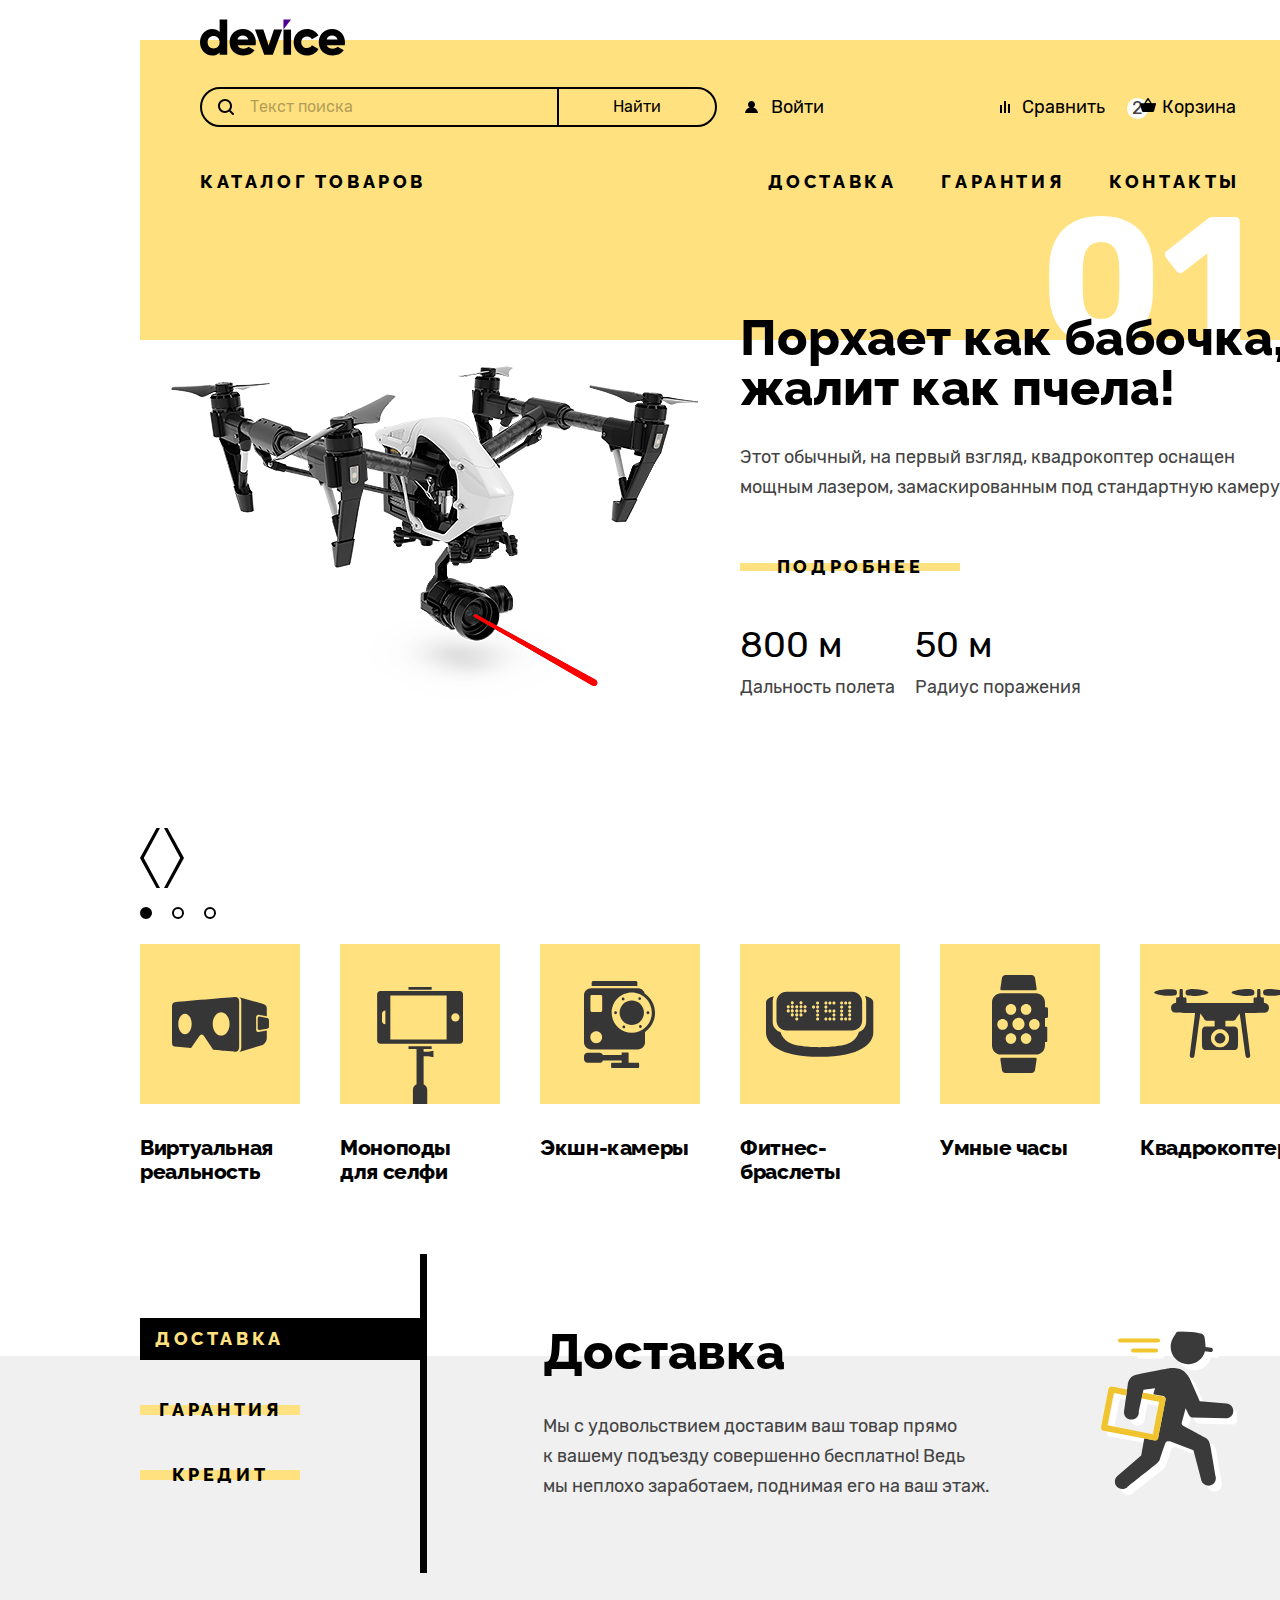
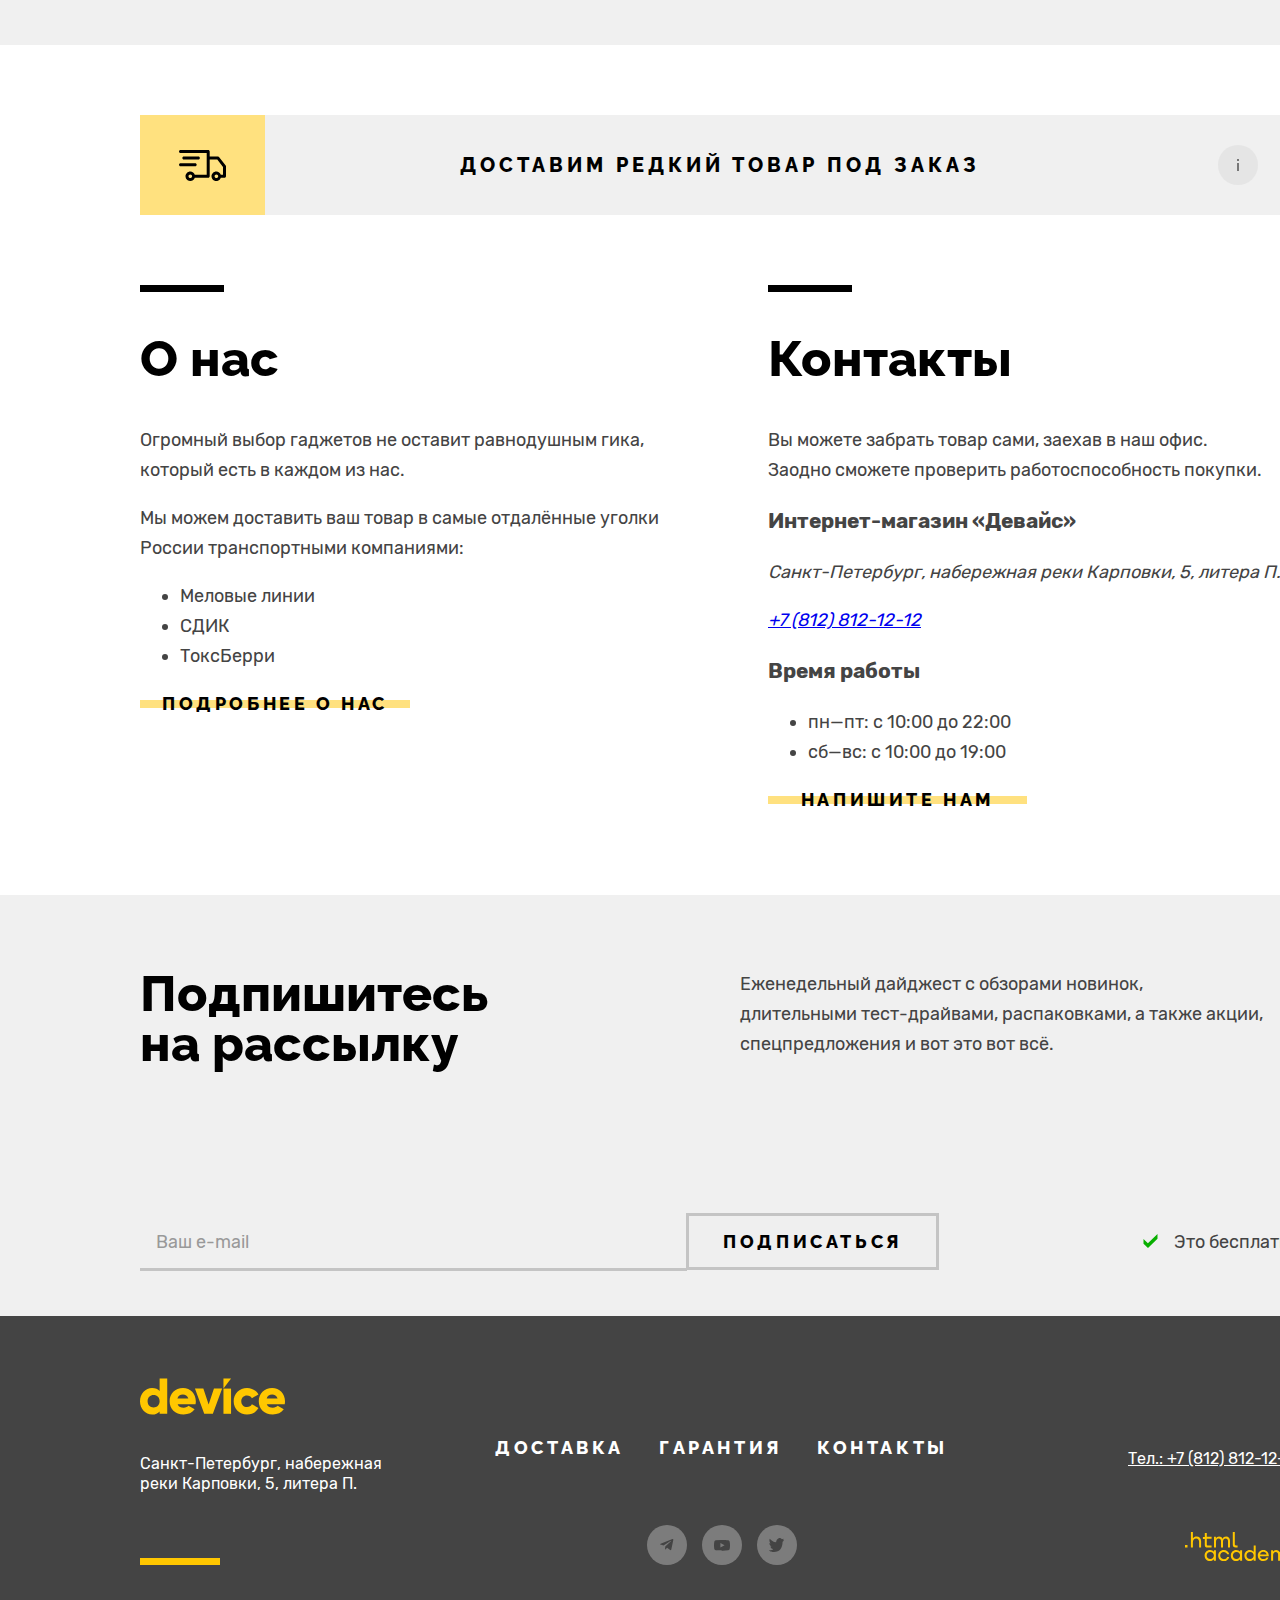
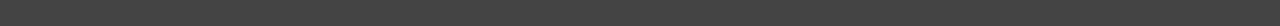
<file: index.html>
<!DOCTYPE html><!-- Девайс -->
<html lang="ru">
<head>
  <meta charset="UTF-8">
  <meta name="viewport" content="width=device-width, initial-scale=1.0">
  <title>Девайс</title>
  <link rel="icon" type="image/icon" href="favicon.ico">
  <link rel="stylesheet" href="styles/styles.css">
</head>

<body>
  <header class="page-header ">
    <nav class="page-header-nav">
      <a class="page-header-logo" title="Логотип">
        <img class="page-header-logo-pic" src="images/logo-black.svg" width="145" height="37" alt="Логотип.">
      </a>
      <div class="page-header-search-user-container">
        <form class="page-header-search" action="https://echo.htmlacademy.ru/" method="get">
          <label class="visually-hidden" for="page-header-search-input">Поиск товаров на сайте</label>
            <input class="page-header-search-input" type="text" name="page-header-search-input" id="page-header-search-input" placeholder="Текст поиска">

          <button class="page-header-search-button" type="submit">Найти</button>
        </form>

        <span class="page-header-user-icon"></span>
        <a class="page-header-user-login page-header-link" href="#" title="Вход в личный кабинет">Войти</a>
        <!-- <a class="page-header-username" href="#" title="Коля Петухов">Коля Петухов</a>
        <a class="page-header-user-logout" href="#" title="Выход">Выйти</a> -->

        <div class="compare-bin-container">
          <a class="page-header-compare-link page-header-link" href="#" title="Сравнить">Сравнить</a>

          <span class="page-header-bin-goods">2</span>

          <a class="page-header-bin-link page-header-link" href="#" title="Корзина">Корзина</a>
        </div>
      </div>

      <div class="header-catalog-menu-container">
        <div class="header-catalog-container">
          <a class="page-header-catalog-title title-button" href="#">Каталог товаров
            <span class="page-header-catalog-icon"></span>
          </a>
          <!-- <ul class="page-header-catalog-list">
            <li class="page-header-catalog-item">
              <ul class="page-header-subcatalog">
                <li class="page-header-subcatalog-item">
                  <a class="page-header-link" href="#">Виртуальная реальность</a>
                </li>
                <li class="page-header-subcatalog-item">
                  <a class="page-header-link" href="catalog.html">Моноподы для cелфи</a>
                </li>
                <li class="page-header-subcatalog-item">
                  <a class="page-header-link" href="#">Экшн-камеры</a>
                </li>
              </ul>
            </li>
            <li class="page-header-catalog-item">
              <ul class="page-header-subcatalog">
                <li class="page-header-subcatalog-item">
                  <a class="page-header-link" href="#">Фитнес-браслеты</a>
                </li>
                <li class="page-header-subcatalog-item">
                  <a class="page-header-link" href="#">Умные часы</a>
                </li>
              </ul>
            </li>
            <li class="page-header-catalog-item">
              <ul class="page-header-subcatalog">
                <li class="page-header-subcatalog-item">
                  <a class="page-header-link" href="#">Квадрокоптеры</a>
                </li>
              </ul>
            </li>
          </ul> -->
        </div>

        <ul class="page-header-menu">
          <li class="page-header-menu-item">
            <a class="page-header-menu-link title-button" href="#">Доставка</a>
          </li>
          <li class="page-header-menu-item">
            <a class="page-header-menu-link title-button" href="#">Гарантия</a>
          </li>
          <li class="page-header-menu-item">
            <a class="page-header-menu-link title-button" href="#">Контакты</a>
          </li>
        </ul>
      </div>
    </nav>
  </header>

  <main>
    <h1 class="visually-hidden">Добро пожаловать в Девайс - магазин товаров из будущего!</h1>
    <section class="slider">
      <h2 class="visually-hidden">Слайдер</h2>

      <ul class="slider-list">
        <li class="slider-item">
          <img class="slider-item-pic" src="images/slider-1.png" width="560" height="560" alt="Квадрокоптер.">
          <div class="slider-item-info">
            <span class="slider-item-number">01</span>
            <h3 class="slider-item-title title">Порхает как бабочка,<br>жалит как пчела!</h3>
            <p class="slider-item-text">Этот обычный, на первый взгляд, квадрокоптер оснащен мощным лазером, замаскированным под стандартную камеру.</p>

            <a class="slider-item-button title-button yellow-button" href="#">Подробнее</a>

            <dl class="slider-item-details">
              <div class="title-data-container">
                <dt class="slider-item-details-title">Дальность полета</dt>
                <dd class="slider-item-details-data">800 м</dd>
              </div>
              <div class="title-data-container">
                <dt class="slider-item-details-title">Радиус поражения</dt>
                <dd class="slider-item-details-data">50 м</dd>
              </div>
            </dl>
          </div>
        </li>

        <!-- <li class="slider-item">
          <img class="slider-item-pic" src="images/slider-2.png" width="560" height="560" alt="Мотивирующий фитнес-браслет.">
          <div class="slider-item-info">
            <span class="slider-item-number">02</span>
            <h3 class="slider-item-title title">Худеем<br>правильно!</h3>
            <p class="slider-item-text">Мотивирующие фитнес-браслеты помогут найти в себе силы не пропускать занятия и соблюдать диету.</p>

            <a class="yellow-button slider-item-button title-button" href="#">Подробнее</a>

            <dl class="slider-item-details">
              <div class="title-data-container">
                <dt class="slider-item-details-title">Без подзарядки</dt>
                <dd class="slider-item-details-data">48 часов</dd>
              </div>
            </dl>
          </div>
        </li> -->

        <!-- <li class="slider-item">
          <img class="slider-item-pic" src="images/slider-3.png" width="560" height="560" alt="Самая длинная палка для селфи.">
          <div class="slider-item-info">
            <span class="slider-item-number">03</span>
            <h3 class="slider-item-title title">Делай селфи,<br>как Бен Стиллер!</h3>
            <p class="slider-item-text">Самая длинная палка для селфи доступна в нашем магазине. Восемь (Восемь, Карл!) метров длиной и весом всего 5 кг.</p>

            <a class="yellow-button slider-item-button title-button" href="#">Подробнее</a>

            <dl class="slider-item-details">
              <div class="title-data-container">
                <dt class="slider-item-details-title">Длина палки</dt>
                <dd class="slider-item-details-data">8,5 м</dd>
              </div>

              <div class="title-data-container">
                <dt class="slider-item-details-title">Вес палки</dt>
                <dd class="slider-item-details-data">5 кг</dd>
              </div>

              <div class="title-data-container">
                <dt class="slider-item-details-title">Материал</dt>
                <dd class="slider-item-details-data">Карбон</dd>
              </div>
            </dl>
          </div>
        </li> -->

      <button class="slider-button slider-prev">
        <span class="visually-hidden">Предыдущее фото</span>
      </button>
      <button class="slider-button slider-next">
        <span class="visually-hidden">Следующее фото</span>
      </button>

      <ol class="slider-pagination">
        <li class="slider-pagination-item">
          <button class="slider-pagination-button slider-pagination-button-current">
            <span class="visually-hidden">1 слайд</span>
          </button>
        </li>
        <li class="slider-pagination-item">
          <button class="slider-pagination-button">
            <span class="visually-hidden">2 слайд</span>
          </button>
        </li>
        <li class="slider-pagination-item">
          <button class="slider-pagination-button">
            <span class="visually-hidden">3 слайд</span>
          </button>
        </li>
      </ol>
    </section>

    <section class="catalog">
      <h2 class="visually-hidden">Каталог товаров</h2>
      <ul class="catalog-list">
        <li class="catalog-item">
          <a class="catalog-item-link" href="#">
            <div class="catalog-item-pic vr"></div>
            <h3 class="catalog-item-title">Виртуальная<br>реальность</h3>
            <!-- картинку добавляем в css -->
          </a>
        </li>
        <li class="catalog-item">
          <a class="catalog-item-link" href="catalog.html">
            <div class="catalog-item-pic monopod"></div>
            <h3 class="catalog-item-title">Моноподы<br>для селфи</h3>
            <!-- картинку добавляем в css -->
          </a>
        </li>
        <li class="catalog-item">
          <a class="catalog-item-link" href="#">
            <div class="catalog-item-pic camera"></div>
            <h3 class="catalog-item-title">Экшн-камеры</h3>
            <!-- картинку добавляем в css -->
          </a>
        </li>
        <li class="catalog-item">
          <a class="catalog-item-link" href="#">
            <div class="catalog-item-pic bracelet"></div>
            <h3 class="catalog-item-title">Фитнес-браслеты</h3>
            <!-- картинку добавляем в css -->
          </a>
        </li>
        <li class="catalog-item">
          <a class="catalog-item-link" href="#">
            <div class="catalog-item-pic clock"></div>
            <h3 class="catalog-item-title">Умные часы</h3>
            <!-- картинку добавляем в css -->
          </a>
        </li>
        <li class="catalog-item">
          <a class="catalog-item-link" href="#">
            <div class="catalog-item-pic copter"></div>
            <h3 class="catalog-item-title">Квадрокоптеры</h3>
            <!-- картинку добавляем в css -->
          </a>
        </li>
      </ul>
    </section>

    <section class="service">
      <h2 class="visually-hidden">Наши услуги</h2>
      <div class="service-container">
        <div class="service-button-container">
          <button class="service-button title-button yellow-button service-button-current">Доставка</button>
          <button class="service-button title-button yellow-button">Гарантия</button>
          <button class="service-button title-button yellow-button">Кредит</button>
        </div>

        <div class="service-vertical"></div>

        <ul class="service-list">
          <li class="service-item">
            <h3 class="service-item-title title">Доставка</h3>
            <p class="service-item-text">Мы с удовольствием доставим ваш товар прямо<br>к вашему подъезду совершенно бесплатно! Ведь<br>мы неплохо заработаем, поднимая его на ваш этаж.</p>
          <li class="service-item hidden">
            <h3 class="service-item-title title">Гарантия</h3>
            <p class="service-item-text">Если из-за возгорания купленного у нас товара у вас сгорит дом — не переживайте, мы выдадим вам новый. Товар, не дом, конечно же.</p>
          </li>
          <li class="service-item hidden">
            <h3 class="service-item-title title">Кредит</h3>
            <p class="service-item-text">Залезть в долговую яму стало проще! Кредитные консультанты подберут для вас наиболее выгодные условия кредита. Выгодные для банка, разумеется.</p>
          </li>
        </ul>
      </div>
    </section>

    <div class="rare-container">
      <section class="rare">
        <h2 class="visually-hidden">Доставка редкого товара</h2>
        <a class="rare-link" href="#" title="На форму заказа редкого товара.">
          <div class="rare-link-icon-car"></div>
          Доставим редкий товар под заказ
          <div class="rare-link-icon-info"></div>
        </a>
        <!-- картинку 1 и 2 добавляем в css -->
      </section>
    </div>

    <div class="about-and-contacts">
      <section class="about">
        <div class="stripe-horizontal"></div>
        <h2 class="about-title title">О нас</h2>
        <p class="about-text">Огромный выбор гаджетов не оставит равнодушным гика,<br>который есть в каждом из нас.</p>
        <p class="about-text">Мы можем доставить ваш товар в самые отдалённые уголки России транспортными компаниями:</p>
        <ul class="about-list">
          <li class="about-item">Меловые линии</li><!-- сделать как неактивные ссылки? -->
          <li class="about-item">СДИК</li>
          <li class="about-item">ТоксБерри</li>
        </ul>
        <a class="about-button yellow-button title-button " href="#" title="На страницу Подробнее о нас">Подробнее о нас</a>
      </section>

      <section class="contacts">
        <div class="stripe-horizontal"></div>
        <h2 class="contacts-title title">Контакты</h2>
        <p class="contacts-text">Вы можете забрать товар сами, заехав в наш офис.<br>Заодно сможете проверить работоспособность покупки.</p>

        <h3 class="contacts-subtitle">Интернет-магазин «Девайс»</h3>
        <address class="contacts-address">
          <p class="contacts-address-text">Санкт-Петербург, набережная реки Карповки, 5, литера П.</p>
          <a class="contacts-phone" href="tel:+78128121212">+7 (812) 812-12-12</a>
        </address>

        <h3 class="contacts-subtitle">Время работы</h3>
        <ul class="contacts-schedule">
          <li class="contacts-schedule-item">пн—пт: с 10:00 до 22:00</li>
          <li class="contacts-schedule-item">сб—вс: с 10:00 до 19:00</li>
        </ul>

        <a class="contacts-button title-button yellow-button" href="#">Напишите нам</a>
      </section>
    </div>

    <section class="subscribe">
      <div class="subscribe-container">
        <div class="service-text-container">
          <h2 class="subscribe-title title">Подпишитесь<br>на рассылку</h2>
          <p class="subscribe-text">Еженедельный дайджест с обзорами новинок,<br>длительными тест-драйвами, распаковками, а также акции,<br>спецпредложения и вот это вот всё.</p>
        </div>
        <div class="subscribe-form-container">
          <form class="subscribe-form" action="https://echo.htmlacademy.ru/" method="post">
            <label class="visually-hidden" for="subscribe-email">Чтобы быть в курсе новостей, оставьте нам ваш email</label>
            <input class="subscribe-email" name="subscribe-email" id="subscribe-email" type="email" placeholder="Ваш e-mail">
            <button class="subscribe-button title-button" type="submit">Подписаться</button>
          </form>
          <span class="subscribe-forfree">Это бесплатно</span>
        </div>
      </div>
    </section>
  </main>

  <div class="page-footer-container">
    <footer class="page-footer">
      <section class="page-footer-logo-address">
        <h2 class="visually-hidden"></h2>
        <a class="page-footer-logo" title="Лого в футере"><!-- без href -->
          <img class="page-footer-logo-pic" src="images/logo-yellow.svg" width="145" height="37" alt="Логотип.">
        </a>

        <address class="page-footer-address">
          <p class="page-footer-address-text">Санкт-Петербург, набережная<br>реки Карповки, 5, литера П.</p>
        </address>

        <div class="yellow-stripe"></div>
      </section>

      <section class="page-footer-menu-socials">
        <h2 class="visually-hidden"></h2>
        <nav class="page-footer-nav">
          <ul class="page-footer-menu">
            <li class="page-footer-menu-item">
              <a class="page-footer-menu-link title-button title-button-white" href="#">Доставка</a>
            </li>
            <li class="page-footer-menu-item">
              <a class="page-footer-menu-link title-button title-button-white" href="#">Гарантия</a>
            </li>
            <li class="page-footer-menu-item">
              <a class="page-footer-menu-link title-button title-button-white" href="#">Контакты</a>
            </li>
          </ul>
        </nav>

        <ul class="page-footer-socials">
          <li class="page-footer-socials-item">
            <a class="page-footer-socials-link telegram" href="https://t.me/htmlacademy"
              target="_blank" rel="noopener noreferrer nofollow"></a>
          </li>
          <li class="page-footer-socials-item">
            <a class="page-footer-socials-link youtube" href="https://www.youtube.com/user/htmlacademyru"
              target="_blank" rel="noopener noreferrer nofollow"></a>
          </li>
          <li class="page-footer-socials-item">
            <a class="page-footer-socials-link twitter" href="https://twitter.com/htmlacademy_ru"
              target="_blank" rel="noopener noreferrer nofollow"></a>
          </li>
        </ul>
      </section>

      <section class="page-footer-phone-academy">
        <h2 class="visually-hidden">Позвонить в HTML Academy или перейти по сслылке на сайт</h2>
        <address class="page-footer-phone">
          <a class="page-footer-phone-link" href="tel:+78128121212">Тел.: +7 (812) 812-12-12</a>
        </address>

        <a class="page-footer-academy-link" href="https://htmlacademy.ru/"
          target="_blank" rel="noopener noreferrer nofollow" title="На сайт HTML Academy">
          <img class="page-footer-academy-logo" src="images/logo-academy-yellow.svg" width="115" height="33" alt="Логотип HTML Academy."><!-- позже попробовать путь -->
        </a>
      </section>
    </footer>
  </div>
</body>
</html>
</file>
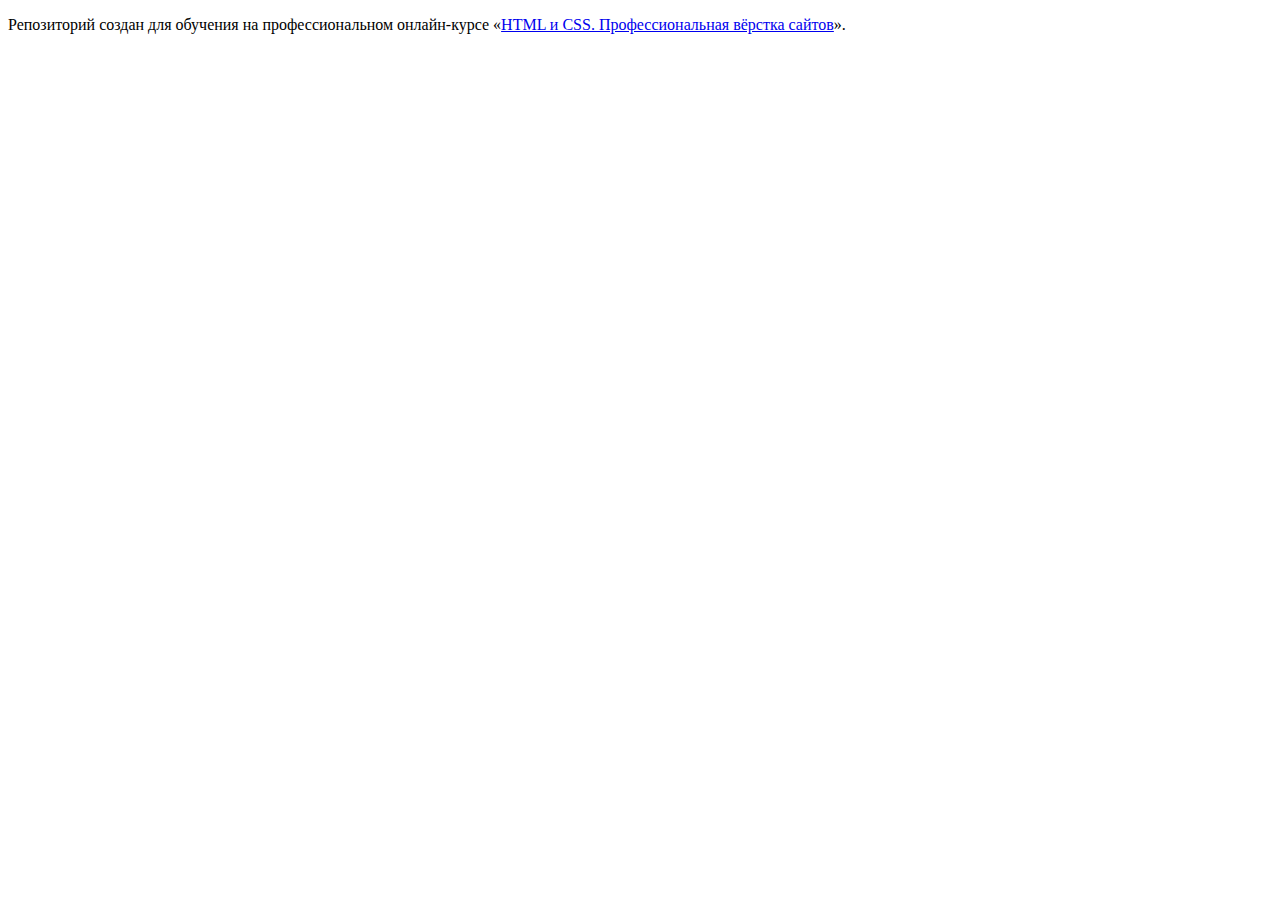
<file: 3/index.html>
<!DOCTYPE html>
<html lang="ru">
  <head>
    <meta charset="utf-8">
    <title>HTML Academy: Девайс</title>
    <base href="https://htmlacademy-htmlcss.github.io/1568105-device-34/3/">
</head>
  <body>

    <p>Репозиторий создан для обучения на профессиональном онлайн‑курсе «<a href="https://htmlacademy.ru/intensive/htmlcss">HTML и CSS. Профессиональная вёрстка сайтов</a>».</p>

  </body>
</html>
</file>
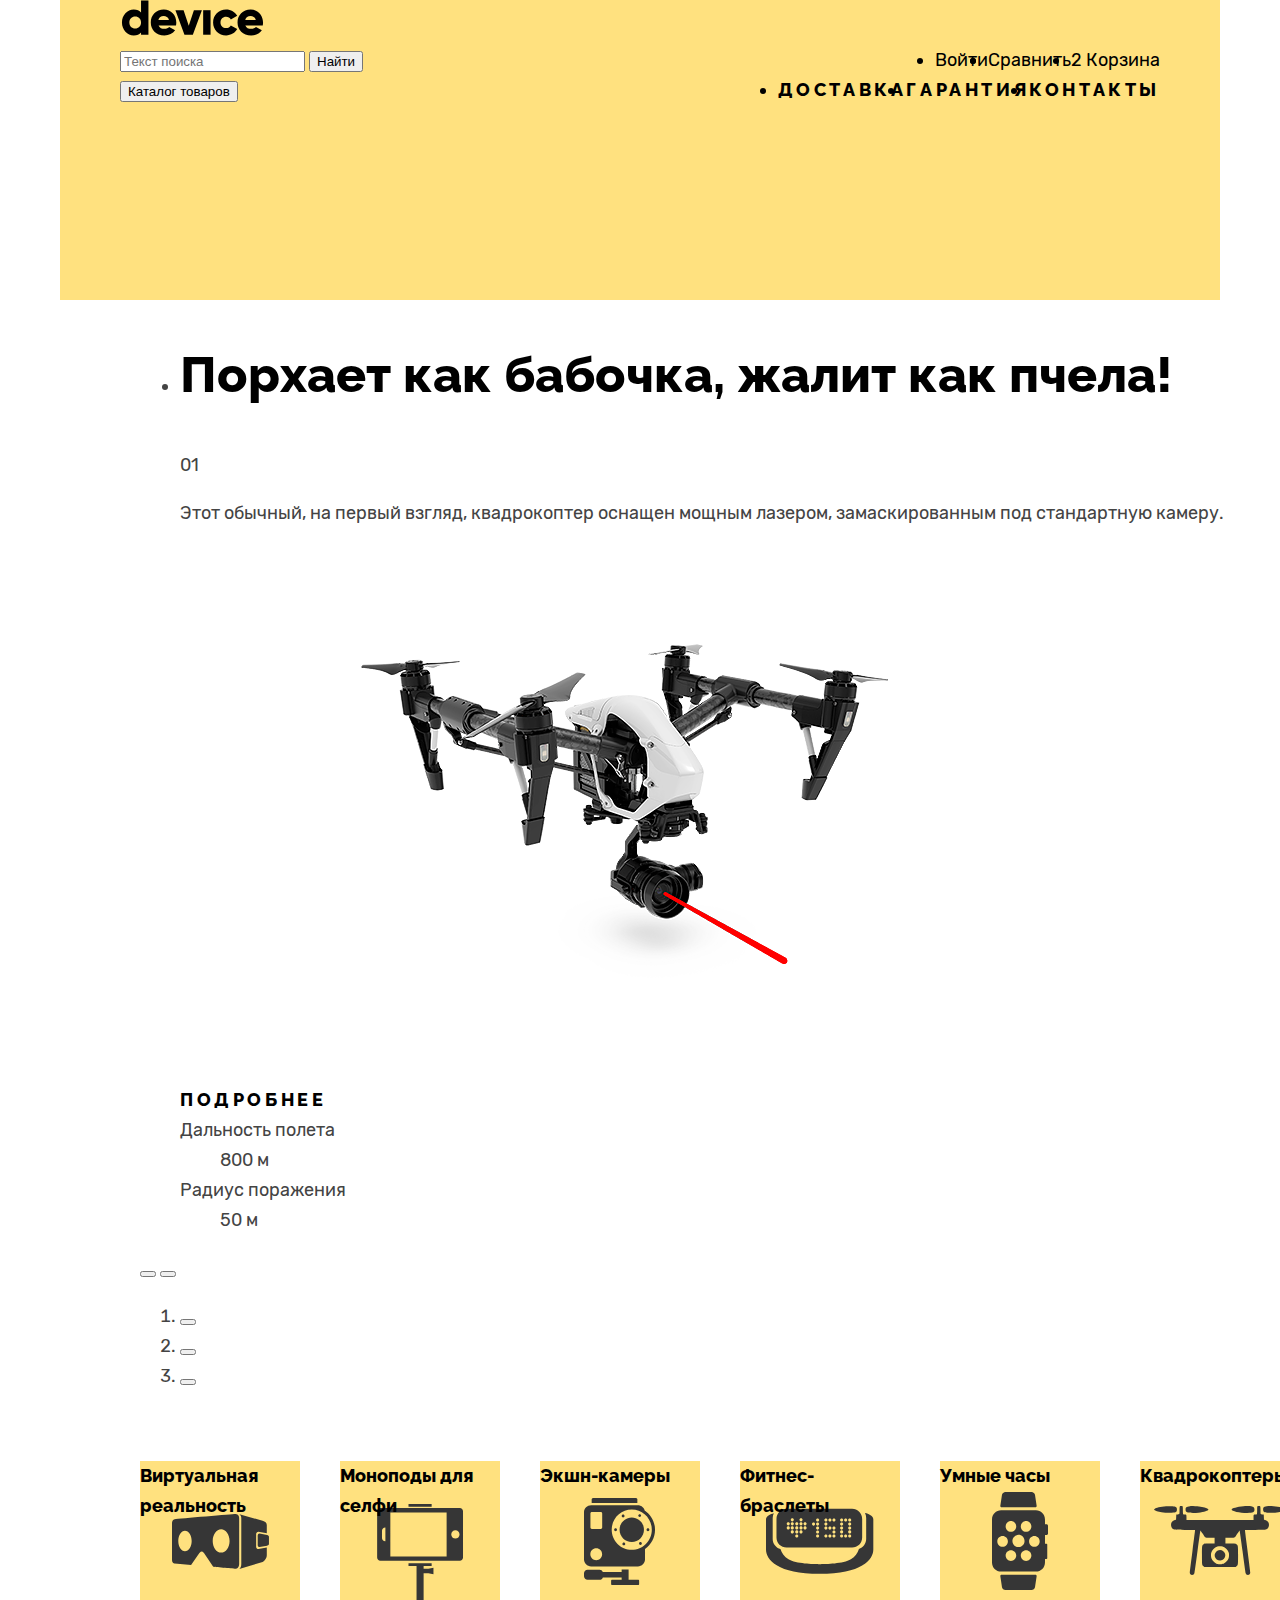
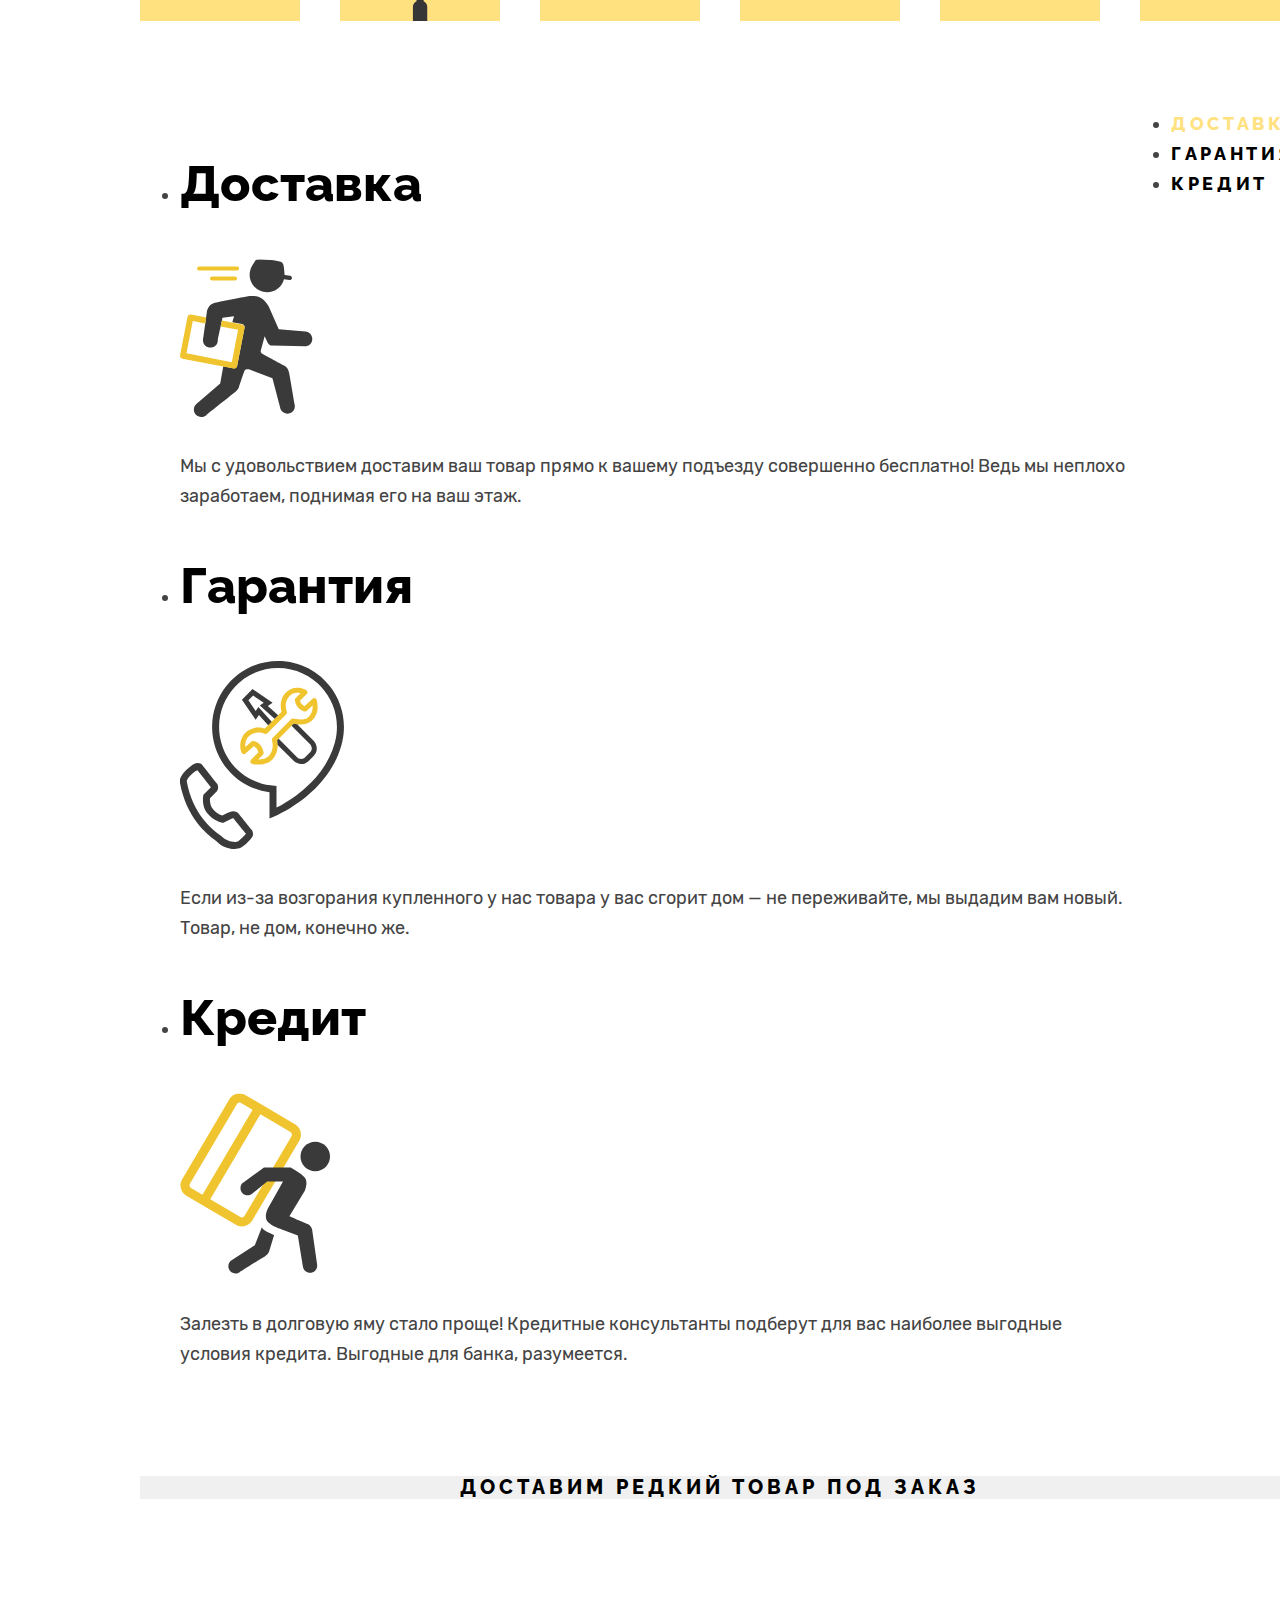
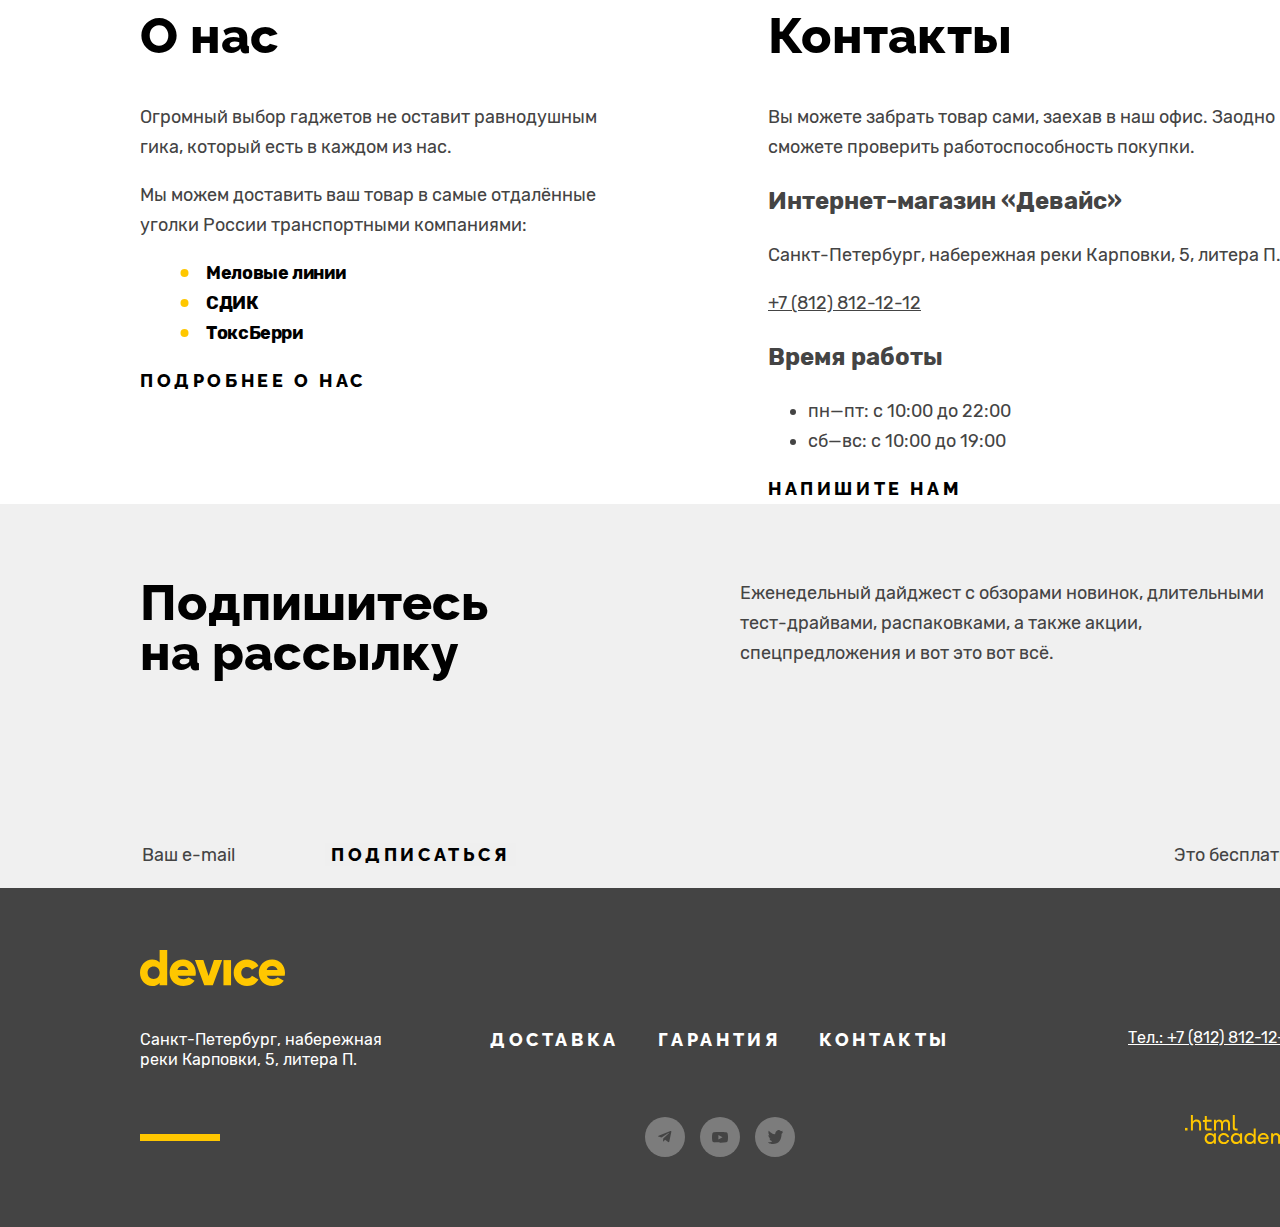
<file: master/index.html>
<!DOCTYPE html>
<html lang="ru">
  <head>
    <meta charset="utf-8">
    <meta name="viewport" content="width=device-width, initial-scale=1.0">
    <title>Девайс</title>
    <link rel="stylesheet" type="text/css" href="styles/styles.css">
    <base href="https://htmlacademy-htmlcss.github.io/1568105-device-34/master/">
</head>

  <body>
    <header class="page-header">
      <nav class="navigation">
        <a class="page-header-logo" id="page-header-logo">
          <img src="images/page-header-logo.svg" width="145" height="36" alt="Логотип магазина «Девайс»">
        </a>

        <div class="navigation-search-user-container">
            <form class="navigation-search" action="#" method="get">
              <label class="visually-hidden" for="navigation-search">Поиск</label>
              <input type="text" name="navigation-search" id="navigation-search" placeholder="Текст поиска">
              <button type="submit">Найти</button>
            </form>

            <ul class="navigation-user-list">
              <li class="navigation-user-item">
                <a class="navigation-user-link" href="#" title="Вход в личный кабинет">Войти</a>
              </li>

              <li class="navigation-user-item">
                <a class="navigation-user-link visually-hidden" href="#" title="Выход из личного кабинета">Выйти</a>
              </li>

              <li class="navigation-user-item">
                <a class="navigation-user-link" href="#" title="Сравнение товаров">Сравнить</a>
              </li>

              <li class="navigation-user-item basket">
                <span class="goods-value">2</span>
                <a class="navigation-user-link" href="#">Корзина</a>

                <!--<div class="basket-popover visually-hidden">
                  <ul class="basket-popover-list">
                    <li class="basket-popover-item">
                      <a class="basket-popover-item-link" href="#" title="Переход на карточку товара.">
                        <img class="basket-popover-item-pic" src="images/product-1-small 5-1.jpg" width="39" height="43" alt="Любительская селфи-палка">
                        <span class="basket-popover-item-text">Любительская селфи-палка</span>
                      </a>
                      <button class="basket-popover-item-button" type="button">
                        <svg width="10" height="10" viewBox="0 0 10 10" fill="none"
                             xmlns="http://www.w3.org/2000/svg">
                          <path d="M10 0.909091L9.09091 0L5 4.09091L0.909091 0L0 0.909091L4.09091 5L0 9.09091L0.909091 10L5 5.90909L9.09091 10L10 9.09091L5.90909 5L10 0.909091Z"
                          fill="white"/>
                        </svg>
                        <span class="visually-hidden">Удалить из корзины</span>
                      </button>
                    </li>

                    <li class="basket-popover-item">
                      <a class="basket-popover-item-link" href="#" title="Переход на карточку товара.">
                        <img class="basket-popover-item-pic" src="images/product-1-small 5-2.jpg" width="39" height="43" alt="Профессиональная селфи-палка">
                        <span class="basket-popover-item-text">Профессиональная селфи-палка</span>
                      </a>
                      <button class="basket-popover-item-button" type="button">
                        <svg width="10" height="10" viewBox="0 0 10 10" fill="none"
                             xmlns="http://www.w3.org/2000/svg">
                          <path d="M10 0.909091L9.09091 0L5 4.09091L0.909091 0L0 0.909091L4.09091 5L0 9.09091L0.909091 10L5 5.90909L9.09091 10L10 9.09091L5.90909 5L10 0.909091Z"
                          fill="white"/>
                        </svg>
                        <span class="visually-hidden">Удалить из корзины</span>
                      </button>
                    </li>

                  </ul>

                  <div class="basket-popover-results">
                    <p class="basket-popover-results-goods">Товаров: 2</p>
                    <p class="basket-popover-results-sum">Сумма: 2000 ₽</p>
                  </div>

                  <a class="basket-popover-button" href="#" title="Переход в корзину">Открыть корзину</a>
                </div> -->
              </li>
            </ul>
        </div>

        <div class="navigation-catalog-menu-container">
          <div class="navigation-catalog">
            <button class="navigation-catalog-button" type="button">Каталог товаров
              <span class="open-close"></span>
            </button>
            <ul class="navigation-catalog-list visually-hidden">
              <li class="navigation-catalog-item">
                <a class="navigation-catalog-link" href="#"
                   title="Переход на страницу Виртуальная реальность">Виртуальная реальность</a>
              </li>

              <li class="navigation-catalog-item">
                <a class="navigation-catalog-link" href="catalog.html"
                   title="Переход на страницу Моноподы для cелфи">Моноподы для cелфи</a>
              </li>

              <li class="navigation-catalog-item">
                <a class="navigation-catalog-link" href="#"
                   title="Переход на страницу Экшн-камеры">Экшн-камеры</a>
              </li>

              <li class="navigation-catalog-item">
                <a class="navigation-catalog-link" href="#"
                   title="Переход на страницу Фитнес-браслеты">Фитнес-браслеты</a>
              </li>

              <li class="navigation-catalog-item">
                <a class="navigation-catalog-link" href="#"
                   title="Переход на страницу Умные часы">Умные часы</a>
              </li>
              
              <li class="navigation-catalog-item">
                <a class="navigation-catalog-link" href="#"
                   title="Переход на страницу Квадрокоптеры">Квадрокоптеры</a>
              </li>
            </ul>
          </div>

          <ul class="navigation-menu-list">
            <li class="navigation-menu-item"><!-- href="#" ???-->
              <a class="navigation-menu-link" title="Переход на карточку товара. Ссылка будет добавлена позже">Доставка</a></li>
            <li class="navigation-menu-item">
              <a class="navigation-menu-link" title="Переход на страницу гарантии. Ссылка будет добавлена позже">Гарантия</a></li>
            <li class="navigation-menu-item">
              <a class="navigation-menu-link" title="Переход в контакты. Ссылка будет добавлена позже">Контакты</a></li>
          </ul>
        </div>
      </nav>
    </header>

    <main class="main-index main-container">
      <div class="page-container"> 
        <h1 class="visually-hidden">Интернет-магазин "Девайс" – товары из будующего</h1>

        <section class="slider">
          <h2 class="visually-hidden">Промо-слайдер с товарами</h2>

          <ul class="slider-list">
            <li class="slider-item">
              <h3 class="slider-item-header">Порхает как бабочка, жалит как пчела!</h3>
              <p class="slider-item-number">01</p>
              <p class="slider-item-text">Этот обычный, на первый взгляд, квадрокоптер оснащен мощным лазером, замаскированным под стандартную камеру.</p>
              <a class="slider-link" href="#" title="Переход на карточку товара">Подробнее</a>

              <img class="slider-item-pic" src="images/slider-1.png" width="560" height="560" alt="Лазерный квадрокоптер">
              
              <h4 class="visually-hidden">Характеристики товара</h4>
              <dl class="chars">
                <dt>Дальность полета</dt>
                <dd>800 м</dd>
                <dt>Радиус поражения</dt>
                <dd>50 м</dd>
              </dl>
            </li>

            <!-- <li class="slider-item">
              <h3 class="slider-item-header">Худеем правильно!</h3>
              <p class="slider-item-number">02</p>
              <p class="slider-item-text">Мотивирующие фитнес-браслеты помогут найти в себе силыне пропускать занятия и соблюдать диету.</p>
              <a class="slider-link" href="#" title="Переход на карточку товара">Подробнее</a>

              <img class="slider-item-pic" src="images/slider-2.png" width="560" height="560" alt="Мотивирующие фитнес-браслеты">
              
              <h4 class="visually-hidden">Характеристики товара</h4>
              <dl class="chars">
                <dt>Без подзарядки</dt>
                <dd>48 часов</dd>
              </dl>
            </li>
            
            <li class="slider-item">
              <h3 class="slider-item-header">Делай селфи, как Бен Стиллер!</h3>
              <p class="slider-item-number">03</p>
              <p class="slider-item-text">Самая длинная палка для селфи доступна в нашем магазине. Восемь (Восемь, Карл!) метров длиной и весом всего 5 кг.</p>
              <a class="slider-link" href="#" title="Переход на карточку товара">Подробнее</a>

              <img class="slider-item-pic" src="images/slider-3.png" width="560" height="560" alt="Самая длинная палка для селфи">
              
              <h4 class="visually-hidden">Характеристики товара</h4>
              <dl class="chars">
                <dt>Длинна палки</dt>
                <dd>8,5 м</dd>

                <dt>Вес палки</dt>
                <dd>5 кг</dd>

                <dt>Материал</dt>
                <dd>Карбон</dd>
              </dl>
            </li> -->
          </ul>

          <button class="slider-prev" type="button">
            <span class="visually-hidden">Предыдущий слайд</span>
          </button>

          <button class="slider-next" type="button">
            <span class="visually-hidden">Следующий слайд</span>
          </button>

          <ol class="slider-pagination">
            <li class="slider-pagination-item">
              <button class="slider-pagination-button slider-pagination-button-current">
                <span class="visually-hidden">1 слайд</span>
              </button>
            </li>

            <li class="slider-pagination-item">
              <button class="slider-pagination-button">
                <span class="visually-hidden">2 слайд</span>
              </button>
            </li>

            <li class="slider-pagination-item">
              <button class="slider-pagination-button">
                <span class="visually-hidden">3 слайд</span>
              </button>
            </li>
          </ol>
        </section>

        <section class="catalog">
          <h2 class="visually-hidden">Каталог товаров сайта</h2>
          <ul class="catalog-list">
            <li class="catalog-item">
              <a class="catalog-item-link" href="#"
                 title="Переход на страницу Виртуальная реальность">Виртуальная реальность</a>
            </li>

            <li class="catalog-item">
              <a class="catalog-item-link" href="catalog.html"
                 title="Переход на страницу Моноподы для cелфи">Моноподы для cелфи</a>
            </li>

            <li class="catalog-item">
              <a class="catalog-item-link" href="#"
                 title="Переход на страницу Экшн-камеры">Экшн-камеры</a>
            </li>

            <li class="catalog-item">
              <a class="catalog-item-link" href="#"
                 title="Переход на страницу Фитнес-браслеты">Фитнес-браслеты</a>
            </li>

            <li class="catalog-item">
              <a class="catalog-item-link" href="#"
                 title="Переход на страницу Умные часы">Умные часы</a>
            </li>

            <li class="catalog-item">
              <a class="catalog-item-link" href="#"
                 title="Переход на страницу Квадрокоптеры">Квадрокоптеры</a>
            </li>
          </ul>
        </section>

        <section class="service">
          <h2 class="visually-hidden">Услуги компании</h2>

          <ul class="service-list">
            <li class="service-item">
              <h3 class="service-title">Доставка</h3>
              <img class="service-item-pic" src="images/service-1.svg" alt="Доставка">
              <p class="service-descr">Мы с удовольствием доставим ваш товар прямо к вашему подъезду совершенно бесплатно! Ведь мы неплохо заработаем, поднимая его на ваш этаж.</p>
            </li>

            <li class="service-item">
              <h3 class="service-title">Гарантия</h3>
              <img class="service-item-pic" src="images/service-2.svg" alt="Доставка">
              <p class="service-descr">Если из-за возгорания купленного у нас товара у вас сгорит дом — не переживайте, мы выдадим вам новый. Товар, не дом, конечно же.</p>
            </li>

            <li class="service-item">
              <h3 class="service-title">Кредит</h3>
              <img class="service-item-pic" src="images/service-3.svg" alt="Доставка">
              <p class="service-descr">Залезть в долговую яму стало проще! Кредитные консультанты подберут для вас наиболее выгодные условия кредита. Выгодные для банка, разумеется.</p>
            </li>
          </ul>

          <ul class="service-buttons-list">
            <li class="service-buttons-item">
              <a class="service-buttons-link service-buttons-link-active" href="#" title="Переход на страницу Доставка">Доставка</a>
            </li>
            <li class="service-buttons-item">
              <a class="service-buttons-link" href="#" title="Переход на страницу Гарантии">Гарантия</a>
            </li>
            <li class="service-buttons-item">
              <a class="service-buttons-link" href="#" title="Переход на страницу Кредит">Кредит</a>
            </li>
          </ul>
        </section>

          <section class="service-rare">
            <h2 class="service-rare-title visually-hidden">Доставка редкого товара под заказ</h2>
            <a class="service-rare-link" href="#" title="Переход на страницу Достаки редкого товара">
              <span class="service-rare-text">Доставим редкий товар под заказ</span>
            </a>
          <!-- позже будет разметка попапа -->
          </section>

        <div class="about-and-contacts-container">
          <section class="about">
            <h2 class="about-title">О нас</h2>
            <p>Огромный выбор гаджетов не оставит равнодушным гика, который есть в каждом из нас.</p>
            <p>Мы можем доставить ваш товар в самые отдалённые уголки России транспортными компаниями:</p>
            <ul class="about-list">
              <li class="about-item">
                <span class="about-item-text">Меловые линии</span>
              </li>
              <li class="about-item">
                <span class="about-item-text">СДИК</span>
              </li>
              <li class="about-item">
                <span class="about-item-text">ТоксБерри</span>
              </li>
            </ul>
            <a class="about-link" href="#" title="Переход на страницу О нас">Подробнее о нас</a>
          </section>

          <section class="contacts" id="contacts">
            <h2 class="contacts-title">Контакты</h2>
            <p>Вы можете забрать товар сами, заехав в наш офис. Заодно сможете проверить работоспособность покупки.</p>
            
            <h3 class="contacts-subtitle">Интернет-магазин «Девайс»</h3>
            <address class="contacts-address">
              <p class="contacts-address-text">Санкт-Петербург, набережная реки Карповки, 5, литера П.</p>
              <a class="contacts-phone" href="tel:+78128121212">+7 (812) 812-12-12</a>
            </address>

            <h3 class="contacts-subtitle">Время работы</h3>
            <ul class="contacts-schedule">
              <li class="contacts-schedule-item">пн—пт: с 10:00 до 22:00</li>
              <li class="contacts-schedule-item">сб—вс: с 10:00 до 19:00</li>
            </ul>
            <a class="contacts-button" href="#" title="Переход на страницу отправки обратной связи">Напишите нам</a>
          </section>
        </div>

        <section class="subscribe">
          <div class="subscribe-title-text-container">
            <h2 class="subscribe-title">Подпишитесь <br>на рассылку</h2>
            <p class="subscribe-text">Еженедельный дайджест с обзорами новинок, длительными тест-драйвами, распаковками, а также акции, спецпредложения и вот это вот всё.</p>
          </div>

          <div class="subscribe-form-forfree-container">
            <form class="subscribe-form"
                  action="https://echo.htmlacademy.ru/" method="post">
              <p class="subscribe-form-email">
                <label for="subscribe-email">
                  <span class="visually-hidden">Ваш e-mail</span>
                </label>
                <input class="subscribe-input" type="email" id="subscribe-email" name="subscribe-email" placeholder="Ваш e-mail">
                <button class="subscribe-button" type="submit">Подписаться</button>
              </p>
            </form>

            <p class="subscribe-forfree">Это бесплатно</p>
          </div>
        </section>
      </div>
    </main> 

    <footer class="page-footer">
      <div class="page-footer-container">
        <section class="footer-logo-address">
          <h2 class="visually-hidden">Адрес</h2>
          <a class="page-footer-logo" href="#page-header-logo">
            <img src="images/page-footer-logo.svg" width="145" height="36" alt="Логотип магазина «Девайс»">
          </a>
          <address class="page-footer-address">
            <p>Санкт-Петербург, набережная реки Карповки, 5, литера П.</p>
          </address>
          <div class="page-footer-stripe"></div>
        </section>

        <section class="menu-and-socials">
          <h2 class="visually-hidden">Услуги и социальные сети</h2>
          <ul class="footer-menu-list">
            <li class="footer-menu-item">
              <a class="footer-menu-link" href="#" title="Переход к доставке">Доставка</a>
            </li>

            <li class="footer-menu-item">
              <a class="footer-menu-link" href="#" title="Переход на страницу гарантии">Гарантия</a>
            </li>

            <li class="footer-menu-item">
              <a class="footer-menu-link" href="#" title="Переход в контакты">Контакты</a>
            </li>
          </ul>

          <ul class="footer-socials">
            <li class="footer-socials-item">
              <a class="footer-socials-link" href="https://t.me/htmlacademy" title="Переход на профиль в Telegram">
                <img src="images/footer-telegram.svg" width="40" height="40" alt="Telegram">
              </a>
            </li>

            <li class="footer-socials-item">
              <a class="footer-socials-link" href="https://www.youtube.com/user/htmlacademyru" title="Переход на профиль в Youtube">
                <img src="images/footer-youtube.svg" width="40" height="40" alt="Youtube">
              </a>
            </li>

            <li class="footer-socials-item">
              <a class="footer-socials-link" href="https://twitter.com/htmlacademy_ru" title="Переход на профиль в Twitter">
                <img src="images/footer-twitter.svg" width="40" height="40" alt="Twitter">
              </a>
            </li>
          </ul>
        </section>

        <section class="footer-phone-site">
          <h2 class="visually-hidden">Номер телефона и логотип-ссылка на сайт академии</h2>
          <address class="page-footer-phone">
            <a class="footer-phone" href="tel:+78128121212">Тел.: +7 (812) 812-12-12</a>
            <a class="footer-academy-logo" href="https://htmlacademy.ru/">
              <img class="page-footer-academy-logo" src="images/page-footer-academy-logo.svg" width="115" height="33" alt="на сайт HTML-Academy">
            </a>
          </address>
        </section>
      </div>
    </footer>
  </body>
</html>
</file>
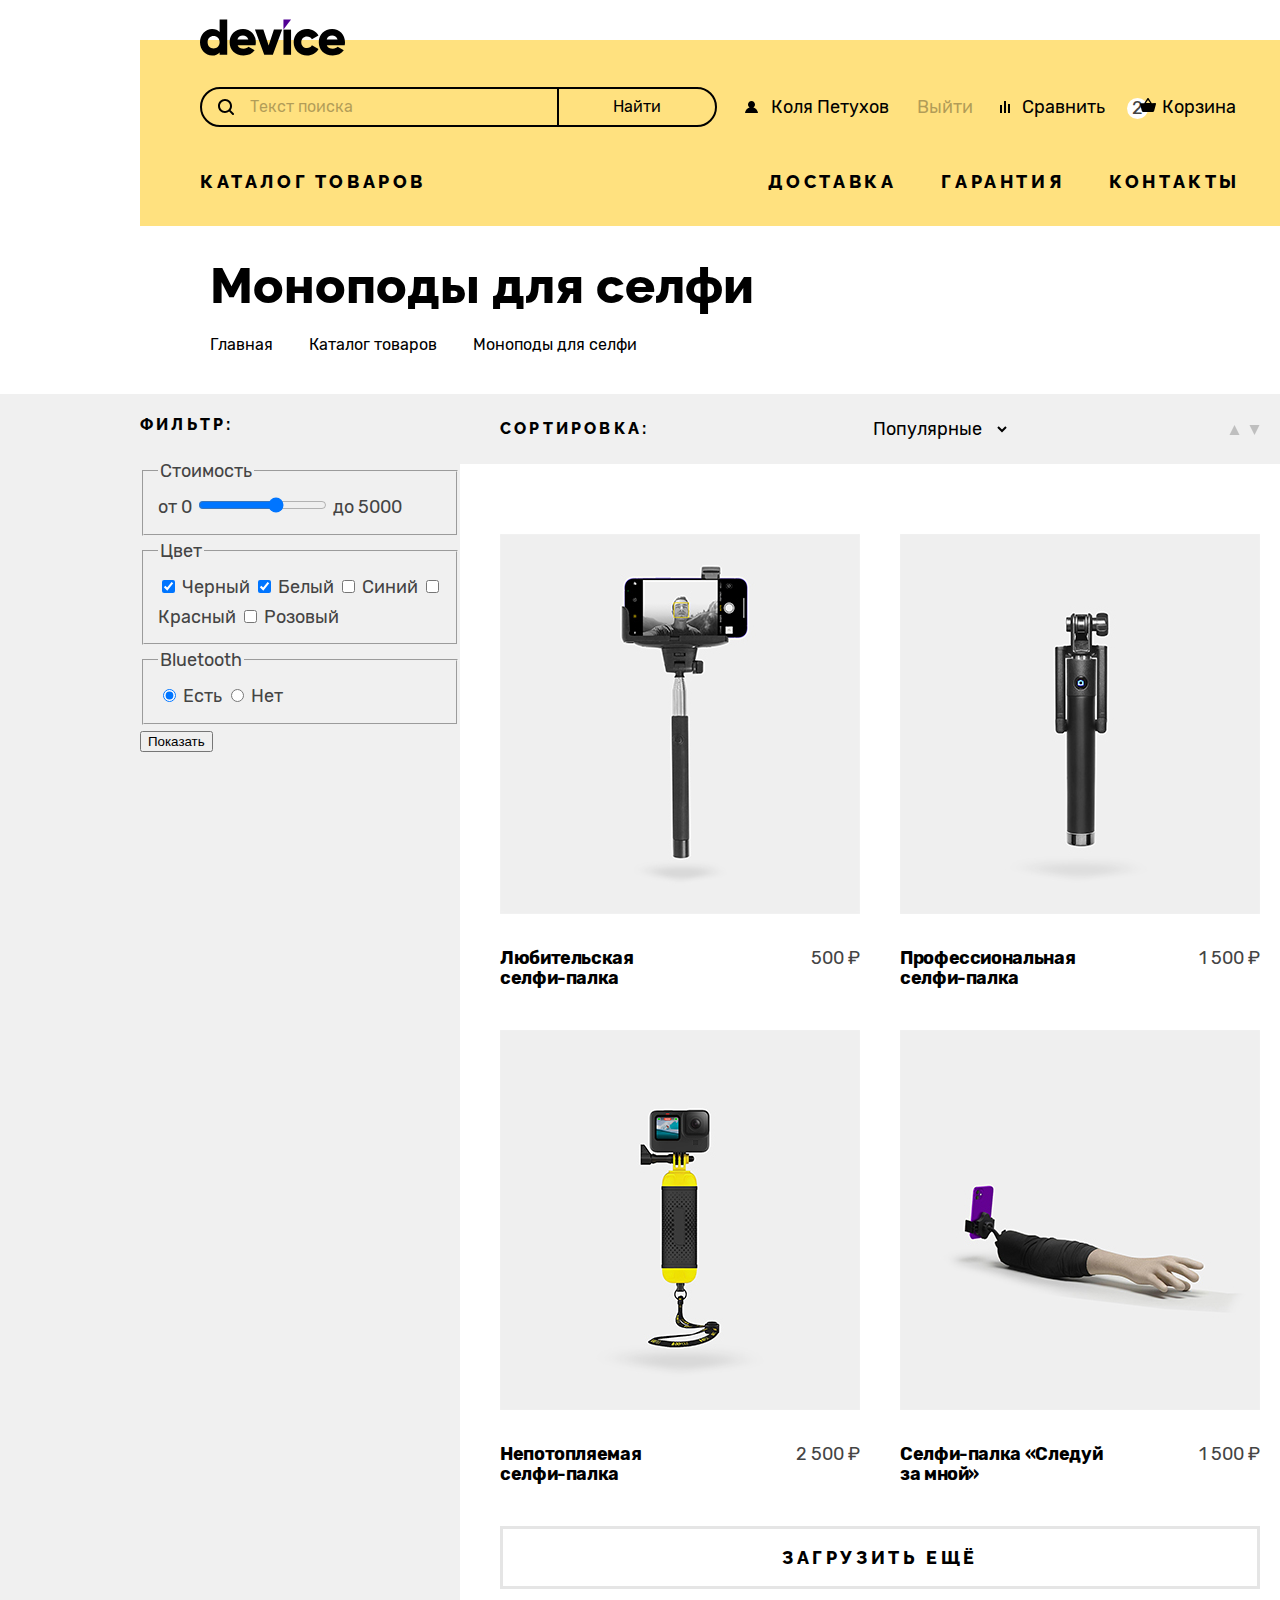
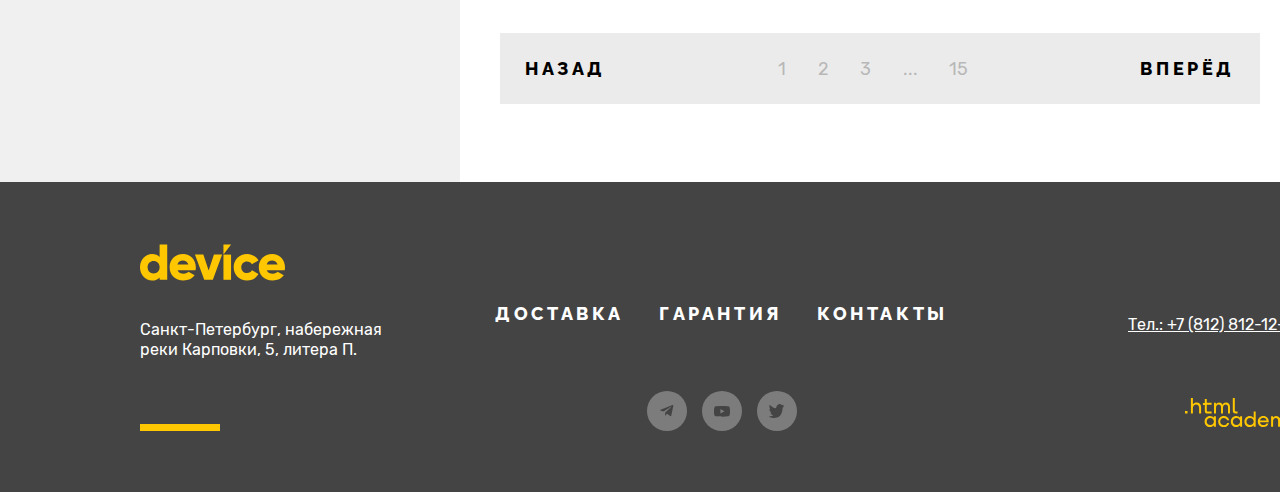
<file: catalog.html>
<!DOCTYPE html><!-- Девайс / Каталог -->
<html lang="ru">
<head>
  <meta charset="UTF-8">
  <meta name="viewport" content="width=device-width, initial-scale=1.0">
  <title>Каталог</title>
  <link rel="icon" type="image/icon" href="favicon.ico">
  <link rel="stylesheet" href="styles/styles.css">
</head>

<body>
  <header class="page-header page-header-inner">
    <nav class="page-header-nav">
      <a class="page-header-logo" href="index.html" title="На главную страницу.">
        <img class="page-header-logo-pic" src="images/logo-black.svg" width="145" height="37" alt="Логотип.">
      </a>

      <div class="page-header-search-user-container">
        <form class="page-header-search" action="https://echo.htmlacademy.ru/" method="get">
          <label class="visually-hidden" for="page-header-search-input">Поиск товаров на сайте</label>
            <input class="page-header-search-input" type="text" name="page-header-search-input" id="page-header-search-input" placeholder="Текст поиска">

          <button class="page-header-search-button" type="submit">Найти</button>
        </form>

        <span class="page-header-user-icon"></span>
        <!-- <a class="page-header-user-login page-header-link" href="#" title="Вход в личный кабинет">Войти</a> -->
        <a class="page-header-username page-header-link" href="#" title="Коля Петухов">Коля Петухов</a>
        <a class="page-header-user-logout page-header-link" href="#" title="Выход">Выйти</a>

        <div class="compare-bin-container">
          <a class="page-header-compare-link page-header-link" href="#" title="Сравнить">Сравнить</a>

          <span class="page-header-bin-goods">2</span>

          <a class="page-header-bin-link page-header-link" href="#" title="Корзина">Корзина</a>
        </div>
      </div>

      <div class="header-catalog-menu-container">
        <div class="header-catalog-container">
          <a class="page-header-catalog-title title-button" href="#">Каталог товаров
            <span class="page-header-catalog-icon"></span>
          </a>
          <!-- <ul class="page-header-catalog-list">
            <li class="page-header-catalog-item">
              <ul class="page-header-subcatalog">
                <li class="page-header-subcatalog-item">
                  <a class="page-header-link" href="#">Виртуальная реальность</a>
                </li>
                <li class="page-header-subcatalog-item">
                  <a class="page-header-link" href="catalog.html">Моноподы для cелфи</a>
                </li>
                <li class="page-header-subcatalog-item">
                  <a class="page-header-link" href="#">Экшн-камеры</a>
                </li>
              </ul>
            </li>
            <li class="page-header-catalog-item">
              <ul class="page-header-subcatalog">
                <li class="page-header-subcatalog-item">
                  <a class="page-header-link" href="#">Фитнес-браслеты</a>
                </li>
                <li class="page-header-subcatalog-item">
                  <a class="page-header-link" href="#">Умные часы</a>
                </li>
              </ul>
            </li>
            <li class="page-header-catalog-item">
              <ul class="page-header-subcatalog">
                <li class="page-header-subcatalog-item">
                  <a class="page-header-link" href="#">Квадрокоптеры</a>
                </li>
              </ul>
            </li>
          </ul> -->
        </div>

        <ul class="page-header-menu">
          <li class="page-header-menu-item">
            <a class="page-header-menu-link title-button" href="#">Доставка</a>
          </li>
          <li class="page-header-menu-item">
            <a class="page-header-menu-link title-button" href="#">Гарантия</a>
          </li>
          <li class="page-header-menu-item">
            <a class="page-header-menu-link title-button" href="#">Контакты</a>
          </li>
        </ul>
      </div>
    </nav>
  </header>

  <main class="main-inner">
    <header class="inner-neader">
      <h1 class="inner-neader-title title">Моноподы для селфи</h1>
      <ol class="breadcrumbs">
        <li class="breadcrumbs-item">
          <a class="breadcrumbs-link" href="index.html">Главная</a>
        </li>
        <li class="breadcrumbs-item">
          <a class="breadcrumbs-link" href="#">Каталог товаров</a>
        </li>
        <li class="breadcrumbs-item">
          <a class="breadcrumbs-link">Моноподы для селфи</a>
        </li>
      </ol>
    </header>

    <div class="product-container">
      <section class="product">
        <h2 class="visually-hidden">Список товаров с фильтрами и сортировка</h2>

        <div class="product-filter-container">
          <p class="product-filter-name">фильтр:</p>
          <form class="product-filter" action="https://echo.htmlacademy.ru/">
            <fieldset class="product-filter-group">
              <legend class="products-filter-title">Стоимость</legend>
              от 0
              <input type="range" min="0" max="8000" value="5000" step="5">
              до 5000
              <!-- доделать позже -->
            </fieldset>

            <fieldset class="product-filter-group">
              <legend class="products-filter-title">Цвет</legend>
              <label class="control">
                <input class="control-input" type="checkbox" name="black" checked>
                Черный

                <input class="control-input" type="checkbox" name="white" checked>
                Белый

                <input class="control-input" type="checkbox" name="deep-blue">
                Синий

                <input class="control-input" type="checkbox" name="red">
                Красный

                <input class="control-input" type="checkbox" name="rose">
                Розовый
              </label>
            </fieldset>

            <fieldset class="product-filter-group">
              <legend class="catalog-filter-title">Bluetooth</legend>
              <label class="control">
                <input class="control-input" type="radio" name="bluetooth" checked>
                Есть

                <input class="control-input" type="radio" name="bluetooth">
                Нет
              </label>
            </fieldset>

            <button class="product-button button" type="submit">Показать</button>
          </form>
        </div>

        <div class="product-filter-top-and-product">
          <div class="product-filter-top">
            <p class="product-filter-name">сортировка:</p>

            <select class="select-control" aria-label="Сортировка">
              <option value="popular">Популярные</option>
              <option value="cheap">Дешевые</option>
              <option value="expensive">Дорогие</option>
            </select>

            <div class="swipe-button-container">
              <button class="swipe-button swipe-up">
                <span class="visually-hidden">Пролистать вверх</span>
              </button>
              <button class="swipe-button swipe-down">
                <span class="visually-hidden">Пролистать вниз</span>
              </button>
            </div>
          </div>

          <div class="product-list-and-pagination">
            <ul class="product-list">
              <li class="product-card">
                <a class="product-card-link" href="#" title="Подробнее о продукте"><span class="hidden">Подробнее</span>
                  <img class="product-card-pic" src="images/product-1.jpg" width="360" height="380" alt="Любительская селфи-палка">
                  <span class="new hidden">NEW</span>
                  <div class="product-card-text-container">
                    <h3 class="product-card-title">Любительская<br>селфи-палка</h3>
                    <b class="product-card-price">500 ₽</b>
                  </div>
                </a>
              </li>

              <li class="product-card">
                <a class="product-card-link" href="#" title="Подробнее о продукте"><span class="hidden">Подробнее</span>
                  <img class="product-card-pic" src="images/product-2.jpg" width="360" height="380" alt="Профессиональная селфи-палка">
                  <span class="new hidden">NEW</span>
                  <div class="product-card-text-container">
                    <h3 class="product-card-title">Профессиональная<br>селфи-палка</h3>
                    <b class="product-card-price">1 500 ₽</b>
                  </div>
                </a>
              </li>

              <li class="product-card">
                <a class="product-card-link" href="#" title="Подробнее о продукте"><span class="hidden">Подробнее</span>
                  <img class="product-card-pic" src="images/product-3.jpg" width="360" height="380" alt="Непотопляемая селфи-палка">
                  <span class="new hidden">NEW</span>
                  <div class="product-card-text-container">
                    <h3 class="product-card-title">Непотопляемая<br>селфи-палка</h3>
                    <b class="product-card-price">2 500 ₽</b>
                  </div>
                </a>
              </li>

              <li class="product-card">
                <a class="product-card-link" href="#" title="Подробнее о продукте"><span class="hidden">Подробнее</span>
                  <img class="product-card-pic" src="images/product-4.jpg" width="360" height="380" alt="Любительская селфи-палка">
                  <span class="new hidden">NEW</span>
                  <div class="product-card-text-container">
                    <h3 class="product-card-title">Селфи-палка «Следуй<br>за мной»</h3>
                    <b class="product-card-price">1 500 ₽</b>
                  </div>
                </a>
              </li>
            </ul>

            <button class="title-button show-more-button" type="button">Загрузить ещё</button>

            <div class="pagination-container">
              <button class="pagination-button title-button">
                <span class="visually-hidden">Предыдущая страница</span>Назад
              </button>

              <ol class="pagination-list">
                <li class="pagination-item">
                  <a class="pagination-link" href="#" title="1 страница">1</a>
                </li>

                <li class="pagination-item">
                  <a class="pagination-link" href="#" title="2 страница">2</a>
                </li>

                <li class="pagination-item">
                  <a class="pagination-link" href="#" title="3 страница">3</a>
                </li>

                <li class="pagination-item">
                  <a class="pagination-link">...</a><!-- без href -->
                </li>

                <li class="pagination-item">
                  <a class="pagination-link" href="#" title="15 страница">15</a>
                </li>
              </ol>

              <button class="pagination-button title-button">
                <span class="visually-hidden">Следующая страница</span>Вперёд
              </button>
            </div>
          </div>
        </div>


      </section>
    </div>
  </main>
  <div class="page-footer-container">
    <footer class="page-footer">
      <section class="page-footer-logo-address">
        <h2 class="visually-hidden"></h2>
        <a class="page-footer-logo" href="index.html" title="Лого в футере">
          <img class="page-footer-logo-pic" src="images/logo-yellow.svg" width="145" height="37" alt="Логотип.">
        </a>

        <address class="page-footer-address">
          <p class="page-footer-address-text">Санкт-Петербург, набережная<br>реки Карповки, 5, литера П.</p>
        </address>

        <div class="yellow-stripe"></div>
      </section>

      <section class="page-footer-menu-socials">
        <h2 class="visually-hidden"></h2>
        <nav class="page-footer-nav">
          <ul class="page-footer-menu">
            <li class="page-footer-menu-item">
              <a class="page-footer-menu-link title-button title-button-white" href="#">Доставка</a>
            </li>
            <li class="page-footer-menu-item">
              <a class="page-footer-menu-link title-button title-button-white" href="#">Гарантия</a>
            </li>
            <li class="page-footer-menu-item">
              <a class="page-footer-menu-link title-button title-button-white" href="#">Контакты</a>
            </li>
          </ul>
        </nav>

        <ul class="page-footer-socials">
          <li class="page-footer-socials-item">
            <a class="page-footer-socials-link telegram" href="https://t.me/htmlacademy"
              target="_blank" rel="noopener noreferrer nofollow"></a>
          </li>
          <li class="page-footer-socials-item">
            <a class="page-footer-socials-link youtube" href="https://www.youtube.com/user/htmlacademyru"
              target="_blank" rel="noopener noreferrer nofollow"></a>
          </li>
          <li class="page-footer-socials-item">
            <a class="page-footer-socials-link twitter" href="https://twitter.com/htmlacademy_ru"
              target="_blank" rel="noopener noreferrer nofollow"></a>
          </li>
        </ul>
      </section>

      <section class="page-footer-phone-academy">
        <h2 class="visually-hidden">Позвонить в HTML Academy или перейти по сслылке на сайт</h2>
        <address class="page-footer-phone">
          <a class="page-footer-phone-link" href="tel:+78128121212">Тел.: +7 (812) 812-12-12</a>
        </address>

        <a class="page-footer-academy-link" href="https://htmlacademy.ru/"
          target="_blank" rel="noopener noreferrer nofollow" title="На сайт HTML Academy">
          <img class="page-footer-academy-logo" src="images/logo-academy-yellow.svg" width="115" height="33" alt="Логотип HTML Academy."><!-- позже попробовать путь -->
        </a>
      </section>
    </footer>
  </div>
</body>
</html>
</file>
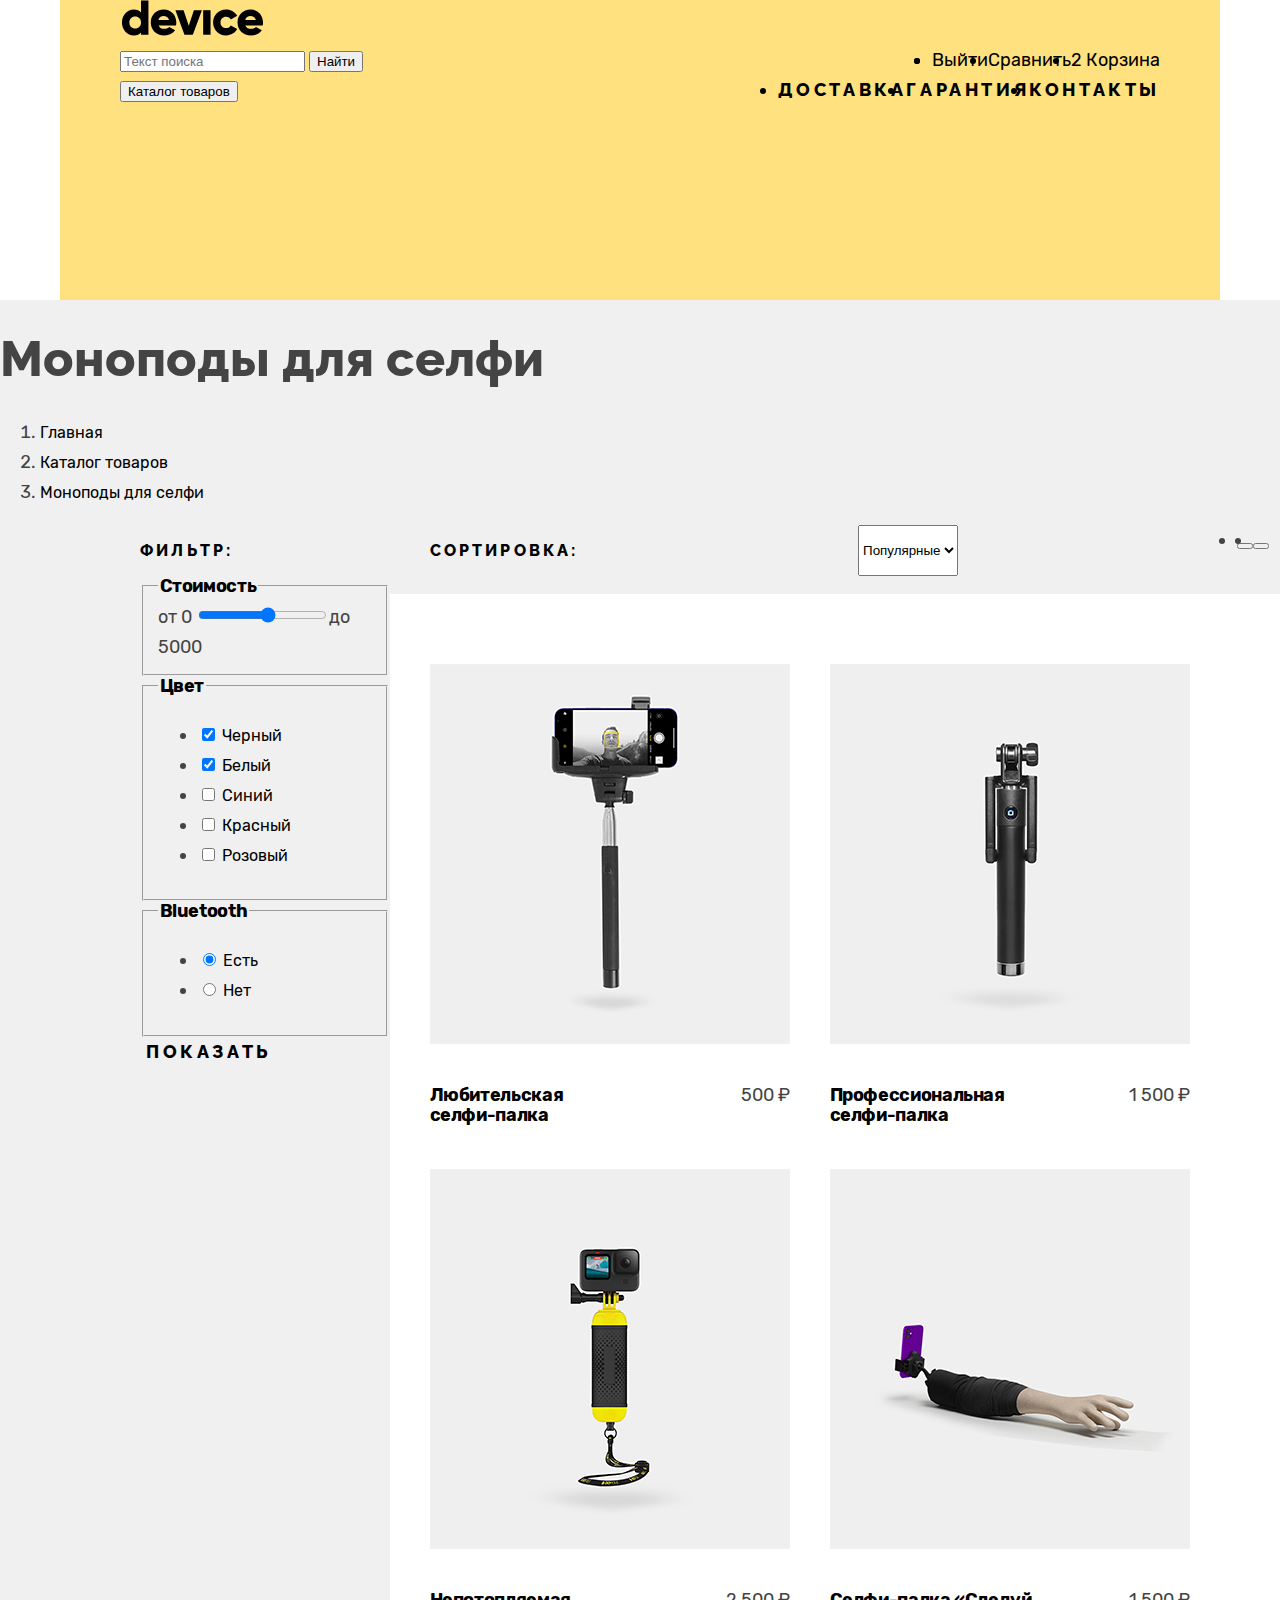
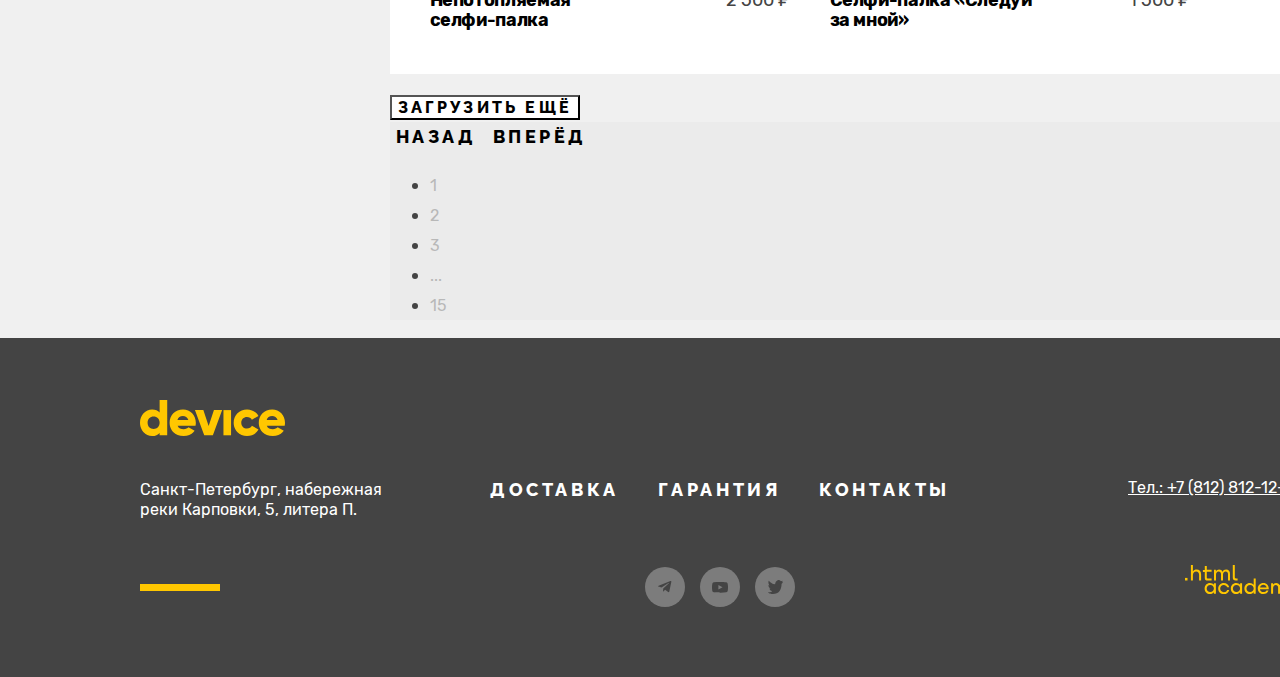
<file: master/catalog.html>
<!DOCTYPE html>
<html lang="ru">
  <head>
    <meta charset="utf-8">
    <meta name="viewport" content="width=device-width, initial-scale=1.0">
    <title>Каталог</title>
    <link rel="stylesheet" type="text/css" href="styles/styles.css">
    <base href="https://htmlacademy-htmlcss.github.io/1568105-device-34/master/">
</head>

  <body>
    <header class="page-header">
      <nav class="navigation">
        <a class="page-header-logo" href="index.html">
          <img src="images/page-header-logo.svg" width="145" height="36" alt="Логотип магазина «Девайс»">
        </a>

        <div class="navigation-search-user-container">
            <form class="navigation-search" action="#" method="get">
              <label class="visually-hidden" for="navigation-search">Поиск</label>
              <input type="text" name="navigation-search" id="navigation-search" placeholder="Текст поиска">
              <button type="submit">Найти</button>
            </form>

            <ul class="navigation-user-list">
              <li class="navigation-user-item">
                <a class="navigation-user-link visually-hidden" href="#" title="Вход в личный кабинет">Войти</a>
              </li>

              <li class="navigation-user-item">
                <a class="navigation-user-link" href="#" title="Выход из личного кабинета">Выйти</a>
              </li>

              <li class="navigation-user-item">
                <a class="navigation-user-link" href="#" title="Сравнение товаров">Сравнить</a>
              </li>

              <li class="navigation-user-item basket">
                <span class="goods-value">2</span>
                <a class="navigation-user-link" href="#">Корзина</a>

                <!--<div class="basket-popover visually-hidden">
                  <ul class="basket-popover-list">
                    <li class="basket-popover-item">
                      <a class="basket-popover-item-link" href="#" title="Переход на карточку товара.">
                        <img class="basket-popover-item-pic" src="images/product-1-small 5-1.jpg" width="39" height="43" alt="Любительская селфи-палка">
                        <span class="basket-popover-item-text">Любительская селфи-палка</span>
                      </a>
                      <button class="basket-popover-item-button" type="button">
                        <svg width="10" height="10" viewBox="0 0 10 10" fill="none"
                             xmlns="http://www.w3.org/2000/svg">
                          <path d="M10 0.909091L9.09091 0L5 4.09091L0.909091 0L0 0.909091L4.09091 5L0 9.09091L0.909091 10L5 5.90909L9.09091 10L10 9.09091L5.90909 5L10 0.909091Z"
                          fill="white"/>
                        </svg>
                        <span class="visually-hidden">Удалить из корзины</span>
                      </button>
                    </li>

                    <li class="basket-popover-item">
                      <a class="basket-popover-item-link" href="#" title="Переход на карточку товара.">
                        <img class="basket-popover-item-pic" src="images/product-1-small 5-2.jpg" width="39" height="43" alt="Профессиональная селфи-палка">
                        <span class="basket-popover-item-text">Профессиональная селфи-палка</span>
                      </a>
                      <button class="basket-popover-item-button" type="button">
                        <svg width="10" height="10" viewBox="0 0 10 10" fill="none"
                             xmlns="http://www.w3.org/2000/svg">
                          <path d="M10 0.909091L9.09091 0L5 4.09091L0.909091 0L0 0.909091L4.09091 5L0 9.09091L0.909091 10L5 5.90909L9.09091 10L10 9.09091L5.90909 5L10 0.909091Z"
                          fill="white"/>
                        </svg>
                        <span class="visually-hidden">Удалить из корзины</span>
                      </button>
                    </li>

                  </ul>

                  <div class="basket-popover-results">
                    <p class="basket-popover-results-goods">Товаров: 2</p>
                    <p class="basket-popover-results-sum">Сумма: 2000 ₽</p>
                  </div>

                  <a class="basket-popover-button" href="#" title="Переход в корзину">Открыть корзину</a>
                </div> -->
              </li>
            </ul>
        </div>

        <div class="navigation-catalog-menu-container">
          <div class="navigation-catalog">
            <button class="navigation-catalog-button" type="button">Каталог товаров
              <span class="open-close"></span>
            </button>
            <ul class="navigation-catalog-list visually-hidden">
              <li class="navigation-catalog-item">
                <a class="navigation-catalog-link" href="#"
                   title="Переход на страницу Виртуальная реальность">Виртуальная реальность</a>
              </li>

              <li class="navigation-catalog-item">
                <a class="navigation-catalog-link" href="catalog.html"
                   title="Переход на страницу Моноподы для cелфи">Моноподы для cелфи</a>
              </li>

              <li class="navigation-catalog-item">
                <a class="navigation-catalog-link" href="#"
                   title="Переход на страницу Экшн-камеры">Экшн-камеры</a>
              </li>

              <li class="navigation-catalog-item">
                <a class="navigation-catalog-link" href="#"
                   title="Переход на страницу Фитнес-браслеты">Фитнес-браслеты</a>
              </li>

              <li class="navigation-catalog-item">
                <a class="navigation-catalog-link" href="#"
                   title="Переход на страницу Умные часы">Умные часы</a>
              </li>
              
              <li class="navigation-catalog-item">
                <a class="navigation-catalog-link" href="#"
                   title="Переход на страницу Квадрокоптеры">Квадрокоптеры</a>
              </li>
            </ul>
          </div>

          <ul class="navigation-menu-list">
            <li class="navigation-menu-item"><!-- href="#" ???-->
              <a class="navigation-menu-link" title="Переход на карточку товара. Ссылка будет добавлена позже">Доставка</a></li>
            <li class="navigation-menu-item">
              <a class="navigation-menu-link" title="Переход на страницу гарантии. Ссылка будет добавлена позже">Гарантия</a></li>
            <li class="navigation-menu-item">
              <a class="navigation-menu-link" title="Переход в контакты. Ссылка будет добавлена позже">Контакты</a></li>
          </ul>
        </div>
      </nav>
    </header>

    <main class="main-inner main-container">
      <div class="page-container">
        <header class="inner-header">
          <h1 class="inner-header-title">Моноподы для селфи</h1>
          <ol class="breadcpumbs">
            <li class="breadcpumbs-item">
              <a class="breadcpumbs-link" href="#">Главная</a>
            </li>
            
            <li class="breadcpumbs-item">
              <a class="breadcpumbs-link" href="#">Каталог товаров</a>
            </li>
            
            <li class="breadcpumbs-item">
              <a class="breadcpumbs-link">Моноподы для селфи</a>
            </li>
          </ol>
        </header>

        <section class="catalog-products">
          <h2 class="visually-hidden">Список товаров с фильтрами</h2>
          <div class="catalog-products-filter-container">
            <p class="catalog-sort-filter">фильтр:</p>
            <form class="catalog-filter" action="https://echo.htmlacademy.ru/" method="get">
              <fieldset class="catalog-filter-group">
                <legend class="catalog-filter-title">Стоимость</legend>
                <label class="price-range">от 0
                  <input type="range" min="0" max="9000" step="1" value="5000">до 5000</label>
              </fieldset>

              <fieldset class="catalog-filter-group">
                <legend class="catalog-filter-title">Цвет</legend>
                <ul class="catalog-filter-list">
                  <li class="catalog-filter-item">
                    <label class="control">
                      <input class="control-input" type="checkbox" name="black" checked>
                      Черный
                    </label>
                  </li>

                  <li class="catalog-filter-item">
                    <label class="control">
                      <input class="control-input" type="checkbox" name="white" checked>
                      Белый
                    </label>
                  </li>

                  <li class="catalog-filter-item">
                    <label class="control">
                      <input class="control-input" type="checkbox" name="blue">
                      Синий
                    </label>
                  </li>

                  <li class="catalog-filter-item">
                    <label class="control">
                      <input class="control-input" type="checkbox" name="red">
                      Красный
                    </label>
                  </li>

                  <li class="catalog-filter-item">
                    <label class="control">
                      <input class="control-input" type="checkbox" name="rose">
                      Розовый
                    </label>
                  </li>
                </ul>
              </fieldset>

              <fieldset class="catalog-filter-group">
                <legend class="catalog-filter-title">Bluetooth</legend>
                <ul class="catalog-filter-list">
                  <li class="catalog-filter-item">
                    <label class="control">
                      <input class="control-input" type="radio" id="yeah" name="bluetooth" value="Есть" checked>
                      Есть
                    </label>
                  </li>

                  <li class="catalog-filter-item">
                    <label class="control">
                      <input class="control-input" type="radio" id="none" name="bluetooth" value="Нет">
                      Нет
                    </label>
                  </li>
                </ul>
              </fieldset>
              <button class="catalog-filter-button" type="submit">Показать</button>
            </form>
          </div>

          <div class="catalog-center-container">
            <div class="catalog-sort-filter-container">
              <p class="catalog-sort-filter">сортировка:</p>
              <select class="select-control" aria-label="Сортировка">
                <option value="popular">Популярные</option>
              </select>

              <ul class="flip-list">
                <li class="flip-item">
                  <button class="flip-button flip-back" type="button">
                    <span class="visually-hidden">Листать назад</span>
                  </button>
                </li>
                <li class="flip-item">
                  <button class="flip-button flip-forward" type="button">
                    <span class="visually-hidden">Листать вперёд</span>
                  </button>
                </li>
              </ul>
            </div>

            <div class="product-card-list-container">
              <ul class="product-card-list">
                <li class="product-card-item new-product"><!-- <a class="product-card-link" href="#"></a> -->
                  <a class="product-card-more-info visually-hidden" href="#">Подробнее</a>
                  <img class="product-card-pic" src="images/product-2.jpg" width="360" height="380" alt="Любительская селфи-палка">
                  <div class="product-card-info">
                    <h3 class="product-card-name">Любительская<br>селфи-палка</h3>
                    <b class="product-card-price">500 ₽</b>
                  </div>
                </li>

                <li class="product-card-item new-product">
                  <a class="product-card-more-info visually-hidden" href="#">Подробнее</a>
                  <img class="product-card-pic" src="images/product-2-1.jpg" width="360" height="380" alt="Любительская селфи-палка">
                  <div class="product-card-info">
                    <h3 class="product-card-name">Профессиональная<br>селфи-палка</h3>
                    <b class="product-card-price">1 500 ₽</b>
                  </div>
                </li>

                <li class="product-card-item new-product">
                  <a class="product-card-more-info visually-hidden" href="#">Подробнее</a>
                  <img class="product-card-pic" src="images/product-2-2.jpg" width="360" height="380" alt="Любительская селфи-палка">
                  <div class="product-card-info">
                    <h3 class="product-card-name">Непотопляемая<br>селфи-палка</h3>
                    <b class="product-card-price">2 500 ₽</b>
                  </div>
                </li>

                <li class="product-card-item new-product">
                  <a class="product-card-more-info visually-hidden" href="#">Подробнее</a>
                  <img class="product-card-pic" src="images/product-2-3.jpg" width="360" height="380" alt="Любительская селфи-палка">
                  <div class="product-card-info">
                    <h3 class="product-card-name">Селфи-палка «Следуй<br>за мной»</h3>
                    <b class="product-card-price">1 500 ₽</b>
                  </div>
                </li>
              </ul>
            </div>

            <div class="pagination-container">
            <button class="pagination-button-show-more" type="button">Загрузить ещё</button>
              <div class="pagination">
                <button class="pagination-button back" type="button">Назад</button>
                <button class="pagination-button forward" type="button">Вперёд</button>

                <ul class="pagination-list">
                  <li class="pagination-item">
                    <a class="pagination-link" href="#">1</a>
                  </li>

                  <li class="pagination-item">
                    <a class="pagination-link" href="#">2</a>
                  </li>

                  <li class="pagination-item">
                    <a class="pagination-link" href="#">3</a>
                  </li>

                  <li class="pagination-item">
                    <a class="pagination-link">...</a>
                  </li>

                  <li class="pagination-item">
                    <a class="pagination-link" href="#">15</a>
                  </li>
                </ul>
              </div>
            </div>
          </div>
        </section>
      </div>
    </main>

        <footer class="page-footer">
      <div class="page-footer-container">
        <section class="footer-logo-address">
          <h2 class="visually-hidden">Адрес</h2>
          <a class="page-footer-logo" href="index.html">
            <img src="images/page-footer-logo.svg" width="145" height="36" alt="Логотип магазина «Девайс»">
          </a>
          <address class="page-footer-address">
            <p>Санкт-Петербург, набережная реки Карповки, 5, литера П.</p>
          </address>
          <div class="page-footer-stripe"></div>
        </section>

        <section class="menu-and-socials">
          <h2 class="visually-hidden">Услуги и социальные сети</h2>
          <ul class="footer-menu-list">
            <li class="footer-menu-item">
              <a class="footer-menu-link" href="#" title="Переход к доставке">Доставка</a>
            </li>

            <li class="footer-menu-item">
              <a class="footer-menu-link" href="#" title="Переход на страницу гарантии">Гарантия</a>
            </li>

            <li class="footer-menu-item">
              <a class="footer-menu-link" href="#" title="Переход в контакты">Контакты</a>
            </li>
          </ul>

          <ul class="footer-socials">
            <li class="footer-socials-item">
              <a class="footer-socials-link" href="https://t.me/htmlacademy" title="Переход на профиль в Telegram">
                <img src="images/footer-telegram.svg" width="40" height="40" alt="Telegram">
              </a>
            </li>

            <li class="footer-socials-item">
              <a class="footer-socials-link" href="https://www.youtube.com/user/htmlacademyru" title="Переход на профиль в Youtube">
                <img src="images/footer-youtube.svg" width="40" height="40" alt="Youtube">
              </a>
            </li>

            <li class="footer-socials-item">
              <a class="footer-socials-link" href="https://twitter.com/htmlacademy_ru" title="Переход на профиль в Twitter">
                <img src="images/footer-twitter.svg" width="40" height="40" alt="Twitter">
              </a>
            </li>
          </ul>
        </section>

        <section class="footer-phone-site">
          <h2 class="visually-hidden">Номер телефона и логотип-ссылка на сайт академии</h2>
          <address class="page-footer-phone">
            <a class="footer-phone" href="tel:+78128121212">Тел.: +7 (812) 812-12-12</a>
            <a class="footer-academy-logo" href="https://htmlacademy.ru/">
              <img class="page-footer-academy-logo" src="images/page-footer-academy-logo.svg" width="115" height="33" alt="на сайт HTML-Academy">
            </a>
          </address>
        </section>
      </div>
    </footer>

  </body>
</html>
</file>
<file: styles/styles.css>
@font-face {
	font-family: "Raleway";
	font-style: normal;
	font-weight: 800;
	src: url("../fonts/raleway/raleway-800.woff2") format("woff2");
	font-display: swap;
}

@font-face {
	font-family: "Rubik";
	font-style: normal;
	font-weight: 400;
	src: url("../fonts/rubik/rubik-400.woff2") format("woff2");
	font-display: swap;
}

@font-face {
	font-family: "Rubik";
	font-style: normal;
	font-weight: 700;
	src: url('../fonts/rubik/rubik-700.woff2') format("woff2");
	/*src: url('../fonts/rubik');*/
	font-display: swap;
}

.visually-hidden {
  position: absolute;
  width: 1px;
  height: 1px;
  margin: -1px;
  border: 0;
  padding: 0;
  white-space: nowrap;
  clip-path: inset(100%);
  clip: rect(0 0 0 0);
  overflow: hidden;
}

.title {
	font-family: 'Raleway', sans-serif;
	font-size: 50px;
	line-height: 50px;
	font-weight: 800;
	color: #000000;
}
.title-button {
	font-family: 'Raleway', sans-serif;
	font-size: 18px;
	line-he ight: 21px;
	letter-spacing: 0.2em;
	text-transform: uppercase;
	text-decoration: none;
  color: #000000;
}
.title-button-white {
	color: #ffffff;
}
.subtitle {
	font-family: 'Rubik', sans-serif;
	font-style: normal;
	font-size: 24px;
	line-height: 30px;
	font-weight: 700;
	color: #000000;
}

.hidden {
  display: none;
}

body {
	font-family: 'Rubik', sans-serif;
	font-size: 18px;
	line-height: 30px;
	color: #444444;
  background-color: #ffffff;
	font-style: normal;
	font-weight: 400;
  margin: 0 auto;
  padding: 0;
  width: 1440px;
}

/*  header  */
.page-header {
  width: 1040px;
  margin: 40px auto 0;
  padding: 0 60px;
  height: 300px;
  /* border: 3px solid #000; */
  background: #FFE17F;
}

.page-header-nav {
  position: relative;
  top: -21px;
}

.page-header-inner {
  height: 186px;
}

.page-header-logo {
  /* position: relative; */
  /* top: -21px; */
  display: block;
  margin: 0;
  padding: 0;
  margin-bottom: 30.7px;
}

.page-header-logo-pic {
  display: block;
  padding: 0;
}

.page-header-search-user-container {
  display: flex;
  align-items: center;
  margin-bottom: 40px;
}

.page-header-search {
  line-height: 10px;
}

.page-header-search-input {
  width: 359px;
  height: 40px;
  border: 2px solid #000000;
  border-radius: 50px 0 0 50px;
  padding: 0;
  /* margin: 0; */
  background:
    url('../images/icons/search.svg') left 16px center no-repeat;
  box-sizing: border-box;
}

.page-header-search-input::placeholder {
  font-family: 'Rubik';
  font-style: normal;
  font-weight: 400;
  font-size: 16px;
  line-height: 20px;
  color: #000000;
  opacity: 0.3;
  padding-left: 48px;
}

.page-header-search-button {
  width: 160px;
  height: 40px;
  margin: 0 27px 0 -6px;
  border: 2px solid #000000;
  border-radius: 0 50px 50px 0;
  background: none;
  cursor: pointer;
  font-family: 'Rubik',sans-serif;
  font-style: normal;
  font-weight: 400;
  font-size: 16px;
  line-height: 20px;
}

.page-header-user-icon {
  display: inline-block;
  width: 14px;
  height: 12px;
  background: url('../images/icons/user.svg') no-repeat;
  margin-right: 13px;
}

.page-header-username {
  margin-right: 28px;
}

.page-header-user-logout {
  opacity: 0.3;
}

.page-header-link {
  color: #000000;
  text-decoration: none;
}

.compare-bin-container {
  width: 240px;
  margin-left: auto;
}

.page-header-compare-link {
  padding-left: 22px;
  background:
    url('../images/icons/compare.svg') no-repeat left center;
}

.page-header-bin-link {
  padding-left: 22px;
  background:
    url('../images/icons/bin.svg') no-repeat left top 30%;
}

.page-header-bin-goods {
  display: inline-block;
  width: 21px;
  line-height: 21px;
  text-align: center;
  vertical-align: middle;
  background-color: #ffffff;
  border-radius: 50%;
  margin-right: -12px;
  margin-left: 18px;
}

.header-catalog-menu-container {
  display: flex;
}

.page-header-catalog-list {
  display: flex;
  list-style-type: none;
  margin: 0;
  padding: 0;
}

.page-header-subcatalog {
  list-style-type: none;
  margin: 0;
  padding: 0;
}

.page-header-catalog-item:not(:first-of-type) {
  margin-left: 63px;
}

.page-header-menu {
  display: flex;
  list-style-type: none;
  margin: 0;
  margin-left: auto;
}

.page-header-menu-item:not(:first-of-type) {
  margin-left: 45px;
}

/* slider */
.slider {
  width: 1160px;
  margin: -90px auto 0;
}

.slider-list {
  /* margin: 0; */
  padding: 0;
}

.slider-item {
  width: 1160px;
  display: flex;
  justify-content: space-between;
  /* background-color: blue; */
}

.slider-item-pic {
  display: block;
  /* margin-top: -80px; */
  /* margin-left: -40px; */
}

.slider-item-info {
  width: 560px;
}

.slider-item-number {
	font-family: 'Rubik', sans-serif;
	font-size: 180px;
	font-weight: 700;
	/* line-height: 30px; */
	font-style: normal;
  color: #ffffff;
  display: block;
  text-align: right;
  margin-right: 49px;
}

.slider-item-title {
  margin: 15px 0 29px;
}

.slider-item-text {
  margin: 0 0 61px;
  padding: 0;
}

.yellow-button {
  display: block;
  text-align: center;
  background-color: #FFE17F;
  line-height: 8px;
}

.yellow-button:hover {
  line-height: 21px;
}

.slider-item-button {
  width: 220px;
  margin-bottom: 59px;
}

.slider-item-details {
  display: flex;
}

.title-data-container {
  display: flex;
  flex-direction: column-reverse;
}

.title-data-container:not(:first-of-type) {
  margin-left: 20px;
}

.slider-item-details-title {
  color: #444444 ;
}

.slider-item-details-data {
  font-family: 'Rubik';
  font-style: normal;
  font-weight: 400;
  font-size: 36px;
  line-height: 30px;
  color: #000000;
  margin: 0 0 12px;
}

.slider-button {
  width: 20px;
  height: 60px;
  border: none;
  background-color: #ffffff;
  cursor: pointer;
}

.slider-prev {
  background:
    url('../images/icons/slider-arrow.svg') no-repeat;
}

.slider-next {
  background:
    url('../images/icons/slider-arrow.svg') no-repeat;
  transform: rotate(180deg);
}

.slider-pagination {
  display: flex;
  padding-left: 0;
  list-style-type: none;
}

.slider-pagination-button {
  width: 12px;
  height: 12px;
  border-radius: 50%;
  background-color: #ffffff;
  border: 2px solid #000000;
  cursor: pointer;
  padding: 0;
}

.slider-pagination-item:not(:first-of-type) {
  margin-left: 20px;
  cursor: none;
}

.slider-pagination-button-current {
  background-color: #000000;
}

/* catalog */
.catalog {
  width: 1160px;
  margin: 0 auto 70px;
}

.catalog-list {
  list-style-type: none;
  display: flex;
  justify-content: space-between;
  padding: 0;
}

.catalog-item-link {
  display: block;
  margin: 0;
  padding: 0;
  width: 160px;
  /* height: 253px; */
  text-decoration: none;
  font-family: 'Raleway', sans-serif;
  font-style: normal;
  font-weight: 800;
  font-size: 18px;
  line-height: 24px;
  letter-spacing: -0.02em;
  color: #000000;
}

.catalog-item-title {
  margin: 0;
  padding: 0;
}

.catalog-item-pic {
  display: block;
  width: 160px;
  height: 160px;
  margin-bottom: 32px;
}

.vr {
  background:
    url('../images/icons/vr.svg') center no-repeat,
    rgb(255, 225, 127);
}

.monopod {
  background:
    url('../images/icons/monopod.svg') center bottom no-repeat,
    rgb(255, 225, 127);
}

.camera {
  background:
    url('../images/icons/camera.svg') center no-repeat,
    rgb(255, 225, 127);
}

.bracelet {
  background:
    url('../images/icons/bracelet.svg') center no-repeat,
    rgb(255, 225, 127);
}

.clock {
  background:
    url('../images/icons/clock.svg') center no-repeat,
    rgb(255, 225, 127);
}
.copter {
  background:
    url('../images/icons/copter.svg') center no-repeat,
    rgb(255, 225, 127);
}

/* service */
.service {
  width: 1440px;
  height: 391px;
  margin: 0 auto;
  background:
    linear-gradient( rgb(255, 255, 255), rgb(255, 255, 255) 102px,rgb(240, 240, 240) 102px, rgb(240, 240, 240) 391px);
}

.service-container {
  display: flex;
  width: 1160px;
  height: 319px;
  margin: 0 auto;
  /* align-items: center; */
}

.service-button-container {
  display: flex;
  flex-direction: column;
  width: 280px;
  margin-top: 64px;
}

.service-button {
  width: 160px;
  border: none;
  cursor: pointer;
}

.service-button:not(:last-of-type) {
  margin-bottom: 55px;
}

.service-button-current {
  width: 280px;
  line-height: 40px;
  color: #FFE17F;
  background-color: #000000;
  text-align: left;
  padding-left: 15px;
  margin-bottom: 45px !important;
}

.service-vertical {
  width: 7px;
  height: 319px;
  background-color: #000000;
}

.service-list {
  margin: 0 0 0 116px;
  padding: 0;
}

.service-item {
  list-style-type: none;
  width: 694px;
  height: 174px;
  text-align: start;
  padding: 72.5px 0;
}

.service-item:first-of-type {
  background: url('../images/icons/delievery.svg') center right no-repeat;
}

.service-item:nth-of-type(2) {
  background: url('../images/icons/guarantee.svg') center right no-repeat;
}

.service-item:nth-of-type(3) {
  background: url('../images/icons/credit.svg') center right no-repeat;
}

.service-item-title {
  margin: 0;
  padding: 0;
  margin-bottom: 34px;
}

.service-item-text {
  width: 480px;
  margin-top: 0;
  color: #444444;
}

/* rare  */
.rare-container {
  width: 1160px;
  margin: 70px auto;
  text-align: center;
}

.rare {
  width: 1160px;
}

.rare-link {
  font-family: 'Raleway', sans-serif;
  font-style: normal;
  font-weight: 800;
  font-size: 20px;
  line-height: 23px;
  text-align: center;
  letter-spacing: 0.2em;
  text-transform: uppercase;
  color: #000000;
  display: flex;
  justify-content: space-between;
  align-items: center;
  width: 1160px;
  height: 100px;
  background-color:#F0F0F0;
  text-decoration: none;
}

.rare-link:focus {
  /* margin: 2px;
  border: 2px solid #AF4FFF; */
}

.rare-link-icon-car {
  width: 125px;
  height: 100px;
  background:
    url('../images/icons/lorry.svg') center / 47px auto no-repeat #FFE17F;
}

.rare-link-icon-info {
width: 40px;
height: 40px;
margin: 0 42.5px;
border-radius: 50%;
  background: url('../images/icons/info.svg') center / auto no-repeat rgba(220, 220, 220, 1);
opacity: 0.5;
}

.about-and-contacts {
  width: 1160px;
  margin: 0 auto;
  display: flex;
  justify-content: space-between;
}

.stripe-horizontal {
  width: 84px;
  height: 7px;
  background-color: #000000;
}

.about {
  width: 520px;
}

.about-button {
  display: inline-block;
  width: 270px;
}

.contacts {
  width: 532px;
  padding-bottom: 80px;
}

.contacts-button {
  display: inline-block;
  width: 259px;
}

/* subscribe */
.subscribe {
  width: 1440px;
  margin: 0 auto;
  background: #F0F0F0;
}

.subscribe-container {
  width: 1160px;
  height: 421px;
  margin: 0 auto;
}

.service-text-container {
  display: flex;
  justify-content: space-between;
  padding: 74px 0 144px;
}

.subscribe-title {
  margin: 0;
}

.subscribe-text {
  width: 560px;
  margin: 0;
}

.subscribe-form-container {
  display: flex;
  justify-content: space-between;
  align-items: center;
}

.subscribe-form {
  width: 810px;
  margin: 0;
  padding: 0;
}

.subscribe-email {
  width: 547px;
  height: 48px;
  margin: 0;
  padding: 0;
  background: none;
  border: none;
  border-bottom: 3px solid #C4C4C4;
}

.subscribe-email::placeholder {
  font-family: 'Rubik';
  font-style: normal;
  font-weight: 400;
  font-size: 18px;
  line-height: 30px;
  color: #444444;
  opacity: 0.5;
  padding-left: 16px;
}

.subscribe-button {
  width: 253px;
  height: 57px;
  margin: 0 0 0 -5px;
  padding: 0;
  border: 3px solid #C4C4C4;
  cursor: pointer;
}

.subscribe-forfree {
  margin: 0;
  padding: 0 0 0 32px;
  background:
    url('../images/icons/ok-green.svg') center left no-repeat;
}

/* footer */
.page-footer-container {
  width: 1440px;
  margin: 0 auto;
  background: #444444;
}

.page-footer {
  width: 1160px;
  margin: 0 auto;
  padding: 62px 0 61px;
  display: flex;
  justify-content: space-between;
}

.page-footer-logo {
  display: block;
  padding: 0;
  margin-bottom: 30px;
}

.page-footer-address-text {
  font-size: 16px;
  line-height: 20px;
  font-style: normal;
  color: #ffffff;
  margin: 0 0 64px;
  padding: 0;

}

.yellow-stripe {
  width: 80px;
  height: 7px;
  background: #FFC700;
}

.page-footer-menu-socials {
  display: flex;
  flex-direction: column;
  justify-content: end;
}

.page-footer-menu {
  list-style-type: none;
  display: flex;
  margin: 0 0 62px;
  padding: 0;
}

.page-footer-menu-item:not(:last-of-type) {
  margin-right: 35px;
}

.page-footer-socials {
  list-style-type: none;
  display: flex;
  margin: 0 auto;
  padding: 0;
}

.page-footer-socials-item:not(:last-of-type) {
  margin-right: 15px;
}

.page-footer-socials-link {
  display: block;
  width: 40px;
  height: 40px;
  border-radius: 50%;
}

.telegram {
  background:
    url('../images/icons/telegram.svg') center no-repeat,
    rgba(255, 255, 255, 0.3);
}

.youtube {
  background:
    url('../images/icons/youtube.svg') center no-repeat,
    rgba(255, 255, 255, 0.3);
}

.twitter {
  background:
    url('../images/icons/twitter.svg') center no-repeat,
    rgba(255, 255, 255, 0.3);
}

.page-footer-phone-academy {
  width: 239px;
  /* height: 187px; */
  display: flex;
  flex-direction: column;
  justify-content: end;
  align-items: flex-end;
}

.page-footer-phone-link {
  display: block;
  font-family: 'Rubik';
  font-style: normal;
  font-weight: 400;
  font-size: 16px;
  line-height: 20px;
  color: #ffffff;
  margin-bottom: 63px;
}

.page-footer-academy-link {
  height: 33px;
}


.main-inner {
width: 1440px;
margin: 0 auto;
}

.inner-neader {
  width: 1020px;
  margin: 0 auto;
}

.inner-neader-title {
  margin: 35px 0 16px;
}

/* breadcrumbs */
.breadcrumbs {
  display: flex;
  list-style-type: none;
  padding: 0;
  margin-bottom: 35px;
}

.breadcrumbs-item:not(:last-of-type) {
   margin-right: 36px; /* !доделать стрелочки */
}

.breadcrumbs-link {
  font-family: 'Rubik', sans-serif;
  font-style: normal;
  font-weight: 400;
  font-size: 16px;
  line-height: 19px;
  color: #000000;
  text-decoration: none;
}

/* product */
.product-container {
  margin: 0 auto;
  background-color: #f0f0f0;
}

.product {
  display: flex;
  margin: 0 auto;
  width: 1160px;
}

.product-filter-container {
  display: flex;
  flex-direction: column;
  width: 320px;
}

.product-filter-name {
  font-family: 'Raleway', sans-serif;
  font-style: normal;
  font-weight: 800;
  font-size: 16px;
  /* line-height: 19px; */
  letter-spacing: 0.2em;
  text-transform: uppercase;
  color: #000000;
}

.product-filter-top-and-product {
  display: flex;
  flex-direction: column;
  width: 840px;
}

.product-filter-top {
  height: 70px;
  display: flex;
  justify-content: space-between;
  align-items: center;
  padding: 0 40px;
}

.select-control {
  width: 141px;
  border: none;
  background: none;
  font-family: 'Rubik',sans-serif;
  font-style: normal;
  font-weight: 400;
  font-size: 18px;
  line-height: 30px;
  color: #000000;
}

.swipe-button-container {
  /* margin: 0;
  padding: 0;
  height: 10px;
  align-items: center; */
}

.swipe-button {
  border: none;
  background: none;
  cursor: pointer;
  width: 11px;
  height: 10px;
  opacity: 0.2;
  padding: 0;
}

.swipe-up {
  background: url('../images/icons/swipe-arrow.svg');
  margin-right: 5px;
}
.swipe-down {
  background: url('../images/icons/swipe-arrow.svg');
  transform: rotate(180deg);
}

.product-list-and-pagination {
  background-color: #ffffff;
}

.product-list {
  display: flex;
  flex-wrap: wrap;
  gap: 44px 40px;
  background-color: #ffffff;
  margin: 0;
  padding: 70px 40px 44px;
  list-style-type: none;
}

.product-card {
  width: 360px;
  height: 452px;
}

.product-card-link {
  text-decoration: none;
  color: #000000;
}

.product-card-pic {
  margin-bottom: 25px;
}

.product-card-text-container {
  display: flex;
  justify-content: space-between;
  margin: 0;
  padding: 0;
}
.product-card-title {
  font-family: 'Rubik', sans-serif;
  font-style: normal;
  font-weight: 700;
  font-size: 18px;
  line-height: 20px;
  letter-spacing: -0.02em;
  margin: 0;
  padding: 0;
}

.product-card-price {
  margin: 0;
  padding: 0;
  font-family: 'Rubik', sans-serif;
  font-style: normal;
  font-weight: 400;
  font-size: 18px;
  line-height: 21px;
  text-align: right;
  color: #444444;
}

.show-more-button {
  display: block;
  border: 3px solid #E5E5E5;
  background-color: #ffffff;
  cursor: pointer;
  width: 760px;
  margin: 0 auto 44px;
  padding: 18px 0;
}

.pagination-container {
  width: 760px;
  display: flex;
  align-items: center;
  justify-content: space-between;
  margin: 0 auto 78px;
  padding: 0;
  background: #EBEBEB;
}

.pagination-button {
  border: none;
  padding: 25px;
  cursor: pointer;
  background: none;
}

.pagination-list {
  display: flex;
  list-style-type: none;
  margin: 0;
  padding: 0;
}

.pagination-item {}

.pagination-item:not(:last-of-type) {
  margin-right: 31.5px;
}

.pagination-link {
  text-decoration: none;
  color: #444444;
  opacity: 0.3;
}
</file>
<file: master/styles/styles.css>
@font-face {
	font-family: 'Rubik';
	font-style: normal;
	font-weight: 400; /*regular*/
	src: url("../fonts/rubik/rubik-400.woff2")
	     format("woff2");
	font-display: swap;
}

@font-face {
	font-family: 'Rubik';
	font-style: normal;
	font-weight: 700; /*bold*/
	src: url("../fonts/rubik/rubik-700.woff2")
	     format("woff2");
	font-display: swap;
}

@font-face {
	font-family: 'Raleway';
	font-style: normal;
	font-weight: 800; /*extra-bold*/
	src: url("../fonts/raleway/raleway-800.woff2")
	     format("woff2");
	font-display: swap;
}

html {
	height: 100%;
}

body {
	margin: 0 auto;
	/*width: 1440px;*/
	display: flex;
	flex-direction: column;
	font-family: "Rubik", sans-serif;
	font-style: normal;
	font-size: 18px;
	line-height: 30px;
	font-weight: 400;
	color: #444;
	background-color: #fff;
}

.visually-hidden {
	display: none;
}

.page-header {
	color: #000;
	background-color: #FFE17F;
	width: 1160px;
	margin: 0 auto;
}

.navigation {
	width: 1040px;
	height: 300px;
	margin: 0 auto;
	
}

.navigation-search-user-container {
	display: flex;
	/*justify-content: space-between;*/
}

.navigation-search {
	width: 517px;
}

.navigation-user-list {
	display: flex;
	margin: 0;
	margin-left: auto;
	padding: 0;
}

/* выровнять позднее */
/*.navigation-user-item:nth-of-type(3) {
	margin-left: 100px; 
}
*/
.navigation-catalog-menu-container {
	display: flex;
	justify-content: space-between;
}

.navigation-menu-list {
	display: flex;
	margin: 0;
	padding: 0;
}

.navigation-user-link {
	font-family: "Rubik", sans-serif;
	font-style: normal;
	font-size: 18px;
	line-height: 30px;
	font-weight: 400;
	text-decoration: none;
	text-align: center;
	color: #000;
}

.basket-popover {
	color: #fff;
	background-color: #000;
}

.basket-popover-item-link {
	font-family: 'Rubik';
	font-style: normal;
	font-weight: 400;
	font-size: 16px;
	line-height: 20px;
	color: #fff;
	text-decoration: none;
}

.basket-popover-item-button {
	border: none;
	background: none;
	cursor: pointer;
}

.basket-popover-button {
	font-family: 'Raleway';
	font-style: normal;
	font-weight: 800;
	font-size: 18px;
	line-height: 21px;
	background-color: #fff;
	align-items: center;
	text-align: center;
	letter-spacing: 0.2em;
	text-transform: uppercase;
	color: #000;
	text-decoration: none;
}

.navigation-catalog-link {
	font-family: "Rubik", sans-serif;
	font-style: normal;
	font-size: 16px;
	line-height: 18px;
	color: #000;
	text-decoration: none;
	text-align: center;
}

.navigation-menu-link {
	font-family: "Raleway", sans-serif;
	font-weight: 800;
	line-height: 21px;
	text-transform: uppercase;
	letter-spacing: 0.2em;
	color: #000;
	text-align: center;
}

.main-container {
	flex-grow: 1;
}

.main-index {
	background-color: #fff;
}

.main-inner {
	background: #F0F0F0;
}

.page-container {
	width: 1440px;
	margin: 0 auto;
}

.slider {
	width: 1160px;
	margin: 0 auto;
}

.slider-item-header {
	font-family: 'Raleway', sans-serif;
	font-style: normal;
	font-weight: 800;
	font-size: 50px;
	line-height: 50px;
	color: #000;
}

.slider-link {
	font-family: "Raleway", sans-serif;
	font-weight: 800;
	line-height: 21px;
	text-transform: uppercase;
	letter-spacing: 0.2em;
	text-decoration: none;
	color: #000;
	text-align: center;
}

.catalog {
	background-color: #fff;
	width: 1160px;
	margin: 70px auto;
}

.catalog-list {
	display: flex;
	justify-content: space-between;
	margin: 0;
	padding: 0;
	list-style: none;
}

.catalog-item {
	width: 160px;
	height: 160px;
	color: #000;
	background-color: #FFE17F;
	background-repeat: no-repeat;
	background-position: 50% 50%;
}

.catalog-item:nth-of-type(1) {
	background-image: url('../images/Vector.svg');
}

.catalog-item:nth-of-type(2) {
	background-position: 50% 100%;
	background-image: url('../images/Vector-1.svg');
}

.catalog-item:nth-of-type(3) {
	background-image: url('../images/Vector-2.svg');
}

.catalog-item:nth-of-type(4) {
	background-image: url('../images/Vector-3.svg');
}

.catalog-item:nth-of-type(5) {
	background-image: url('../images/Vector-4.svg');
}

.catalog-item:nth-of-type(6) {
	background-image: url('../images/Vector-5.svg');
}

.catalog-item-link {
	font-family: "Raleway", sans-serif;
	font-weight: 800;
	font-size: 18px;
	line-height: 24px;
	color: #000;
	text-decoration: none;
}

.service-container {
	width: 1160px;
	margin: 0 auto;
}

.service {
	margin: 0 auto;
	display: flex;
	width: 1160px;
}

.service-title {
	font-family: 'Raleway', sans-serif;
	font-style: normal;
	font-weight: 800;
	font-size: 50px;
	line-height: 50px;
	color: #000;
}

.service-list {
	
}

.service-buttons-link {
	font-family: 'Raleway', sans-serif;
	font-style: normal;
	font-weight: 800;
	font-size: 18px;
	color: #000;
	line-height: 21px;
	text-align: center;
	letter-spacing: 0.2em;
	text-transform: uppercase;
	text-decoration: none;
}

.service-buttons-link-active {
	color: #FFE17F;
}

.service-rare {
	width: 1160px;
  margin: 0 auto 70px;
  padding-top: 71px;
}

.service-rare-text {
	display: block;
	background-color: #F0F0F0;

}

.service-rare-link {
	font-family: 'Raleway', sans-serif;
	font-style: normal;
	font-weight: 800;
	font-size: 20px;
	line-height: 23px;
	text-align: center;
	letter-spacing: 0.2em;
	text-transform: uppercase;
	text-decoration: none;
	color: #000;
}

.about-and-contacts-container {
	width: 1160px;
	display: flex;
	justify-content: space-between;
	margin: 0 auto;
}

.about {
	width: 500px;
}

.about-title {
	font-family: 'Raleway', sans-serif;
	font-style: normal;
	font-weight: 800;
	font-size: 50px;
	line-height: 50px;
	color: #000;
}

.about-list {
	list-style: none;
}

.about-item-text {
	background: url('../images/about-bullet.svg') no-repeat 0 50%;
	padding-left: 26px;
	font-weight: 700;
	font-size: 18px;
	line-height: 20px;
	letter-spacing: -0.02em;
	color: #000;
}

.about-link {
	font-family: 'Raleway', sans-serif;
	font-style: normal;
	font-weight: 800;
	font-size: 18px;
	line-height: 21px;
	text-align: center;
	letter-spacing: 0.2em;
	text-transform: uppercase;
	color: #000;
	text-decoration: none;
}

.contacts {
	width: 532px;
}

.contacts-title {
	font-family: 'Raleway', sans-serif;
	font-style: normal;
	font-weight: 800;
	font-size: 50px;
	line-height: 50px;
	color: #000;
}

.contacts-subtitle {
	font-size: 24px;
	font-weight: 700;
}

.contacts-address-text {
	font-style: normal;
}

.contacts-phone {
	font-style: normal;
	color: #444;
}

.contacts-button {
	font-family: 'Raleway', sans-serif;
	font-style: normal;
	font-weight: 800;
	font-size: 18px;
	line-height: 21px;
	text-align: center;
	letter-spacing: 0.2em;
	text-transform: uppercase;
	color: #000;
	text-decoration: none;
}

.subscribe {
	background-color: #F0F0F0;
}

.subscribe-title-text-container {
	width: 1160px;
	margin: 0 auto;
	display: flex;
	justify-content: space-between;
	padding: 74px 0 144px;
}

.subscribe-form-forfree-container {
	width: 1160px;
	display: flex;
	justify-content: space-between;
	margin: 0 auto;
}

.subscribe-title {
	font-family: 'Raleway', sans-serif;
	font-style: normal;
	font-weight: 800;
	font-size: 50px;
	line-height: 50px;
	color: #000;
	padding: 0;
	margin: 0;
}

.subscribe-text {
	width: 560px;
	padding: 0;
	margin: 0;
}

.subscribe-input::placeholder {
	font-family: 'Rubik', sans-serif;
	font-style: normal;
	font-weight: 400;
	font-size: 18px;
	line-height: 30px;
	color: #444;
	}

.subscribe-input {
	background-color: #F0F0F0;
	border: none;
	/*padding-right: 447px;*/
}

.subscribe-button {
	font-family: 'Raleway', sans-serif;
	font-style: normal;
	font-weight: 800;
	font-size: 18px;
	line-height: 21px;
	text-align: center;
	align-items: center;
	letter-spacing: 0.2em;
	text-transform: uppercase;
	color: #000;
	border: none;
	cursor: pointer;
}

.page-footer {
	width: 1440px;
	margin: 0 auto;
	color: #fff;
	background-color: #444;
}

.page-footer-container {
	width: 1160px;
	margin: 0 auto;
	display: flex;
	justify-content: space-between;
}

.footer-logo-address {
	width: 250px;
	height: 182px;
	margin-top: 62px;
}

.page-footer-address {
	font-size: 16px;
	line-height: 20px;
	font-style: normal;
	margin: 35px 0 64px;
}

.page-footer-stripe {
	width: 80px;
	height: 7px;
	background-color: #FFC700;
}

.menu-and-socials {
	width: 460px;
	margin: 0 auto;
}

.footer-menu-list {
	display: flex;
	justify-content: space-between;
	list-style: none;
	margin: 137px 0 62px;
	padding: 0;

}

.footer-menu-item:nth-of-type(2) {
	margin: 0 35px;
}

.footer-menu-link {
	font-family: "Raleway", sans-serif;
	font-weight: 800;
	line-height: 21px;
	text-transform: uppercase;
	letter-spacing: 0.2em;
	color: #fff;
	text-align: center;
	text-decoration: none;
}

.footer-socials {
	width: 150px;
	display: flex;
	list-style: none;
	margin: 0 auto 61px;
	padding: 0;
}

.footer-socials-item:nth-of-type(2) {
	margin: 0 15px;
}

.footer-phone-site {
	margin-top: 140px;
}

.page-footer-phone {
	width: 250px;
	height: 120px;
	display: flex;
	flex-direction: column;
	justify-content: space-between;
	align-items: flex-end;
	/*background-color: olivedrab;*/
}

.footer-phone {
	font-family: 'Rubik';
	font-style: normal;
	font-weight: 400;
	font-size: 16px;
	line-height: 20px;
	font-style: normal;
	color: #fff;
}

.page-footer-academy-logo {
	display: block;
	margin: 0;
	padding: 0;
}

/* main-inner */

.inner-header-title {
	font-family: 'Raleway', sans-serif;
	font-style: normal;
	font-weight: 800;
	font-size: 50px;
	line-height: 50px;
}

.breadcpumbs-link {
	font-family: 'Rubik', sans-serif;
	font-style: normal;
	font-weight: 400;
	font-size: 16px;
	line-height: 19px;
	color: #000;
	text-decoration: none;
}

.catalog-products {
	background-color: #f0f0f0;
	display: flex;
	width: 1160px;
	margin: 0 auto;
}

.catalog-filter-title {
	font-family: 'Rubik', sans-serif;
	font-style: normal;
	font-weight: 700;
	font-size: 18px;
	line-height: 20px;
	letter-spacing: -0.02em;
	color: #000;
}

.control {
	font-family: 'Rubik', sans-serif;
	font-style: normal;
	font-weight: 400;
	font-size: 16px;
	line-height: 19px;
	color: #000;
}

.catalog-products-filter-container {
	width: 320px;
}

.catalog-sort-filter-container {
	display: flex;
	justify-content: space-between;
	width: 840px;
	padding-left: 40px;
	padding-right: 30.5px;
}

.flip-list {
	display: flex;
	margin: 0;
	padding: 0;
}

.catalog-sort-filter {
	font-family: 'Raleway', sans-serif;
	font-style: normal;
	font-weight: 800;
	font-size: 16px;
	line-height: 19px;
	letter-spacing: 0.2em;
	text-transform: uppercase;
	color: #000;
}

.catalog-filter-button {
	font-family: 'Raleway', sans-serif;
	font-style: normal;
	font-weight: 800;
	font-size: 18px;
	line-height: 21px;
	text-align: center;
	letter-spacing: 0.2em;
	text-transform: uppercase;
	color: #000;
	border: none;
	background: none;
	cursor: pointer;
}

.product-card-list-container {
	background-color: #fff;
}

.product-card-list {
	width: 840px;
	padding-top: 70px;
	list-style: none;
	display: flex;
	flex-wrap: wrap;
}

.product-card-item {
	width: 360px;
	/*height: 452px;*/
	margin-right: 40px;
}

.product-card-pic {}

.product-card-info {
	display: flex;
	justify-content: space-between;
	margin-top: 32px;
	margin-bottom: 44px;
}

.product-card-name {
	/*display: inline-block;*/
	margin: 0;
	padding: 0;
}

.product-card-more-info {
	font-family: 'Raleway', sans-serif;
	font-style: normal;
	font-weight: 800;
	font-size: 18px;
	line-height: 21px;
	text-align: center;
	letter-spacing: 0.2em;
	text-transform: uppercase;
	color: #000;
	text-decoration: none;
}

.product-card-name {
	font-family: 'Rubik', sans-serif;
	font-style: normal;
	font-weight: 700;
	font-size: 18px;
	line-height: 20px;
	letter-spacing: -0.02em;
	color: #000;
}

.product-card-price {
	/*font-family: 'Rubik', sans-serif;*/
	/*font-style: normal;*/
	font-weight: 400;
	/*font-size: 18px;*/
	line-height: 21px;
}

.pagination-button-show-more {
	font-family: 'Raleway';
	font-style: normal;
	font-weight: 800;
	font-size: 16px;
	line-height: 19px;
	align-items: center;
	text-align: center;
	letter-spacing: 0.2em;
	text-transform: uppercase;
	color: #000;
	background-color: #fff;
	cursor: pointer;
	display: inline-block;
	/*height: 50px;*/
	/*width: 300px;*/

}

.pagination-button {
	font-family: 'Raleway';
	font-style: normal;
	font-weight: 800;
	font-size: 18px;
	line-height: 21px;
	text-align: center;
	letter-spacing: 0.2em;
	text-transform: uppercase;
	color: #000;
	background-color: #EBEBEB;
	cursor: pointer;
	border: none;
}

.pagination {
	background-color: #EBEBEB;
}

.pagination-link {
	font-family: 'Rubik';
	font-style: normal;
	font-weight: 400;
	font-size: 16px;
	line-height: 20px;
	text-align: center;
	color: #444;
	opacity: 0.3;
	text-decoration: none;
}
</file>
